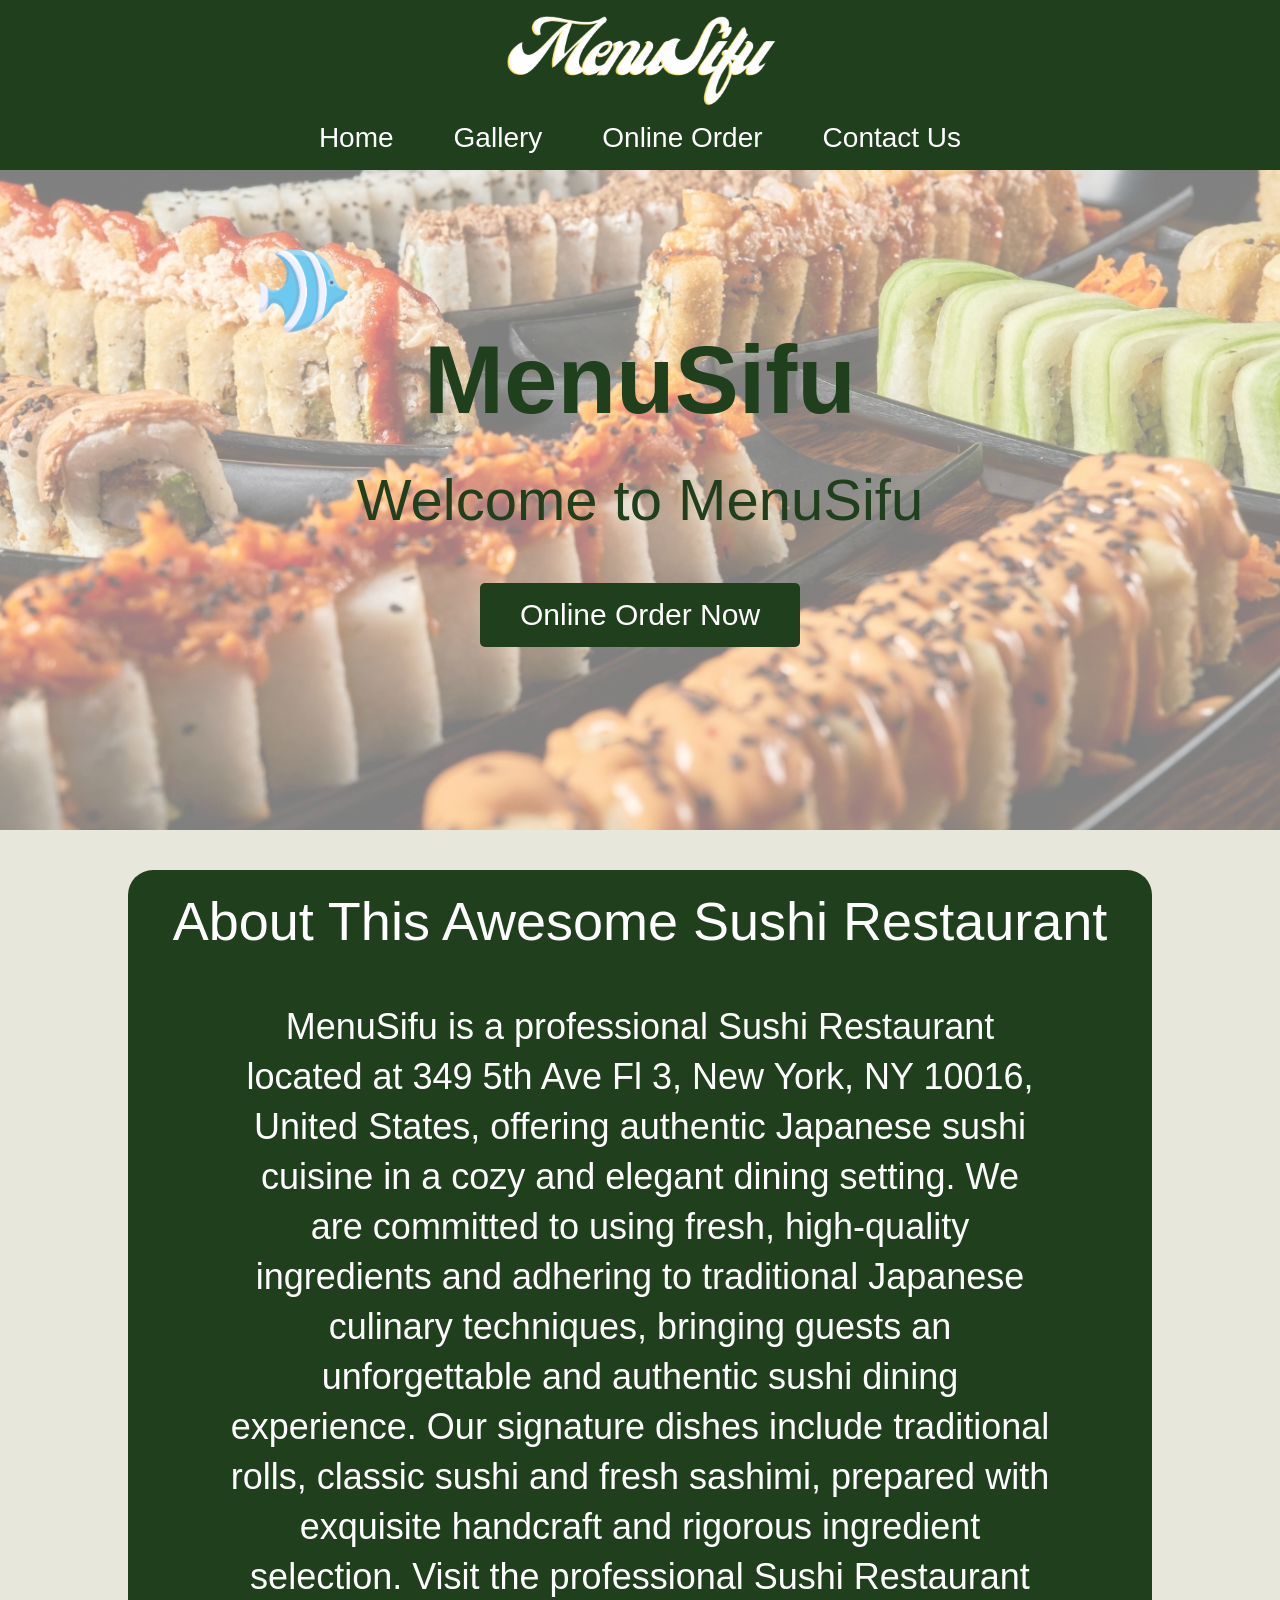
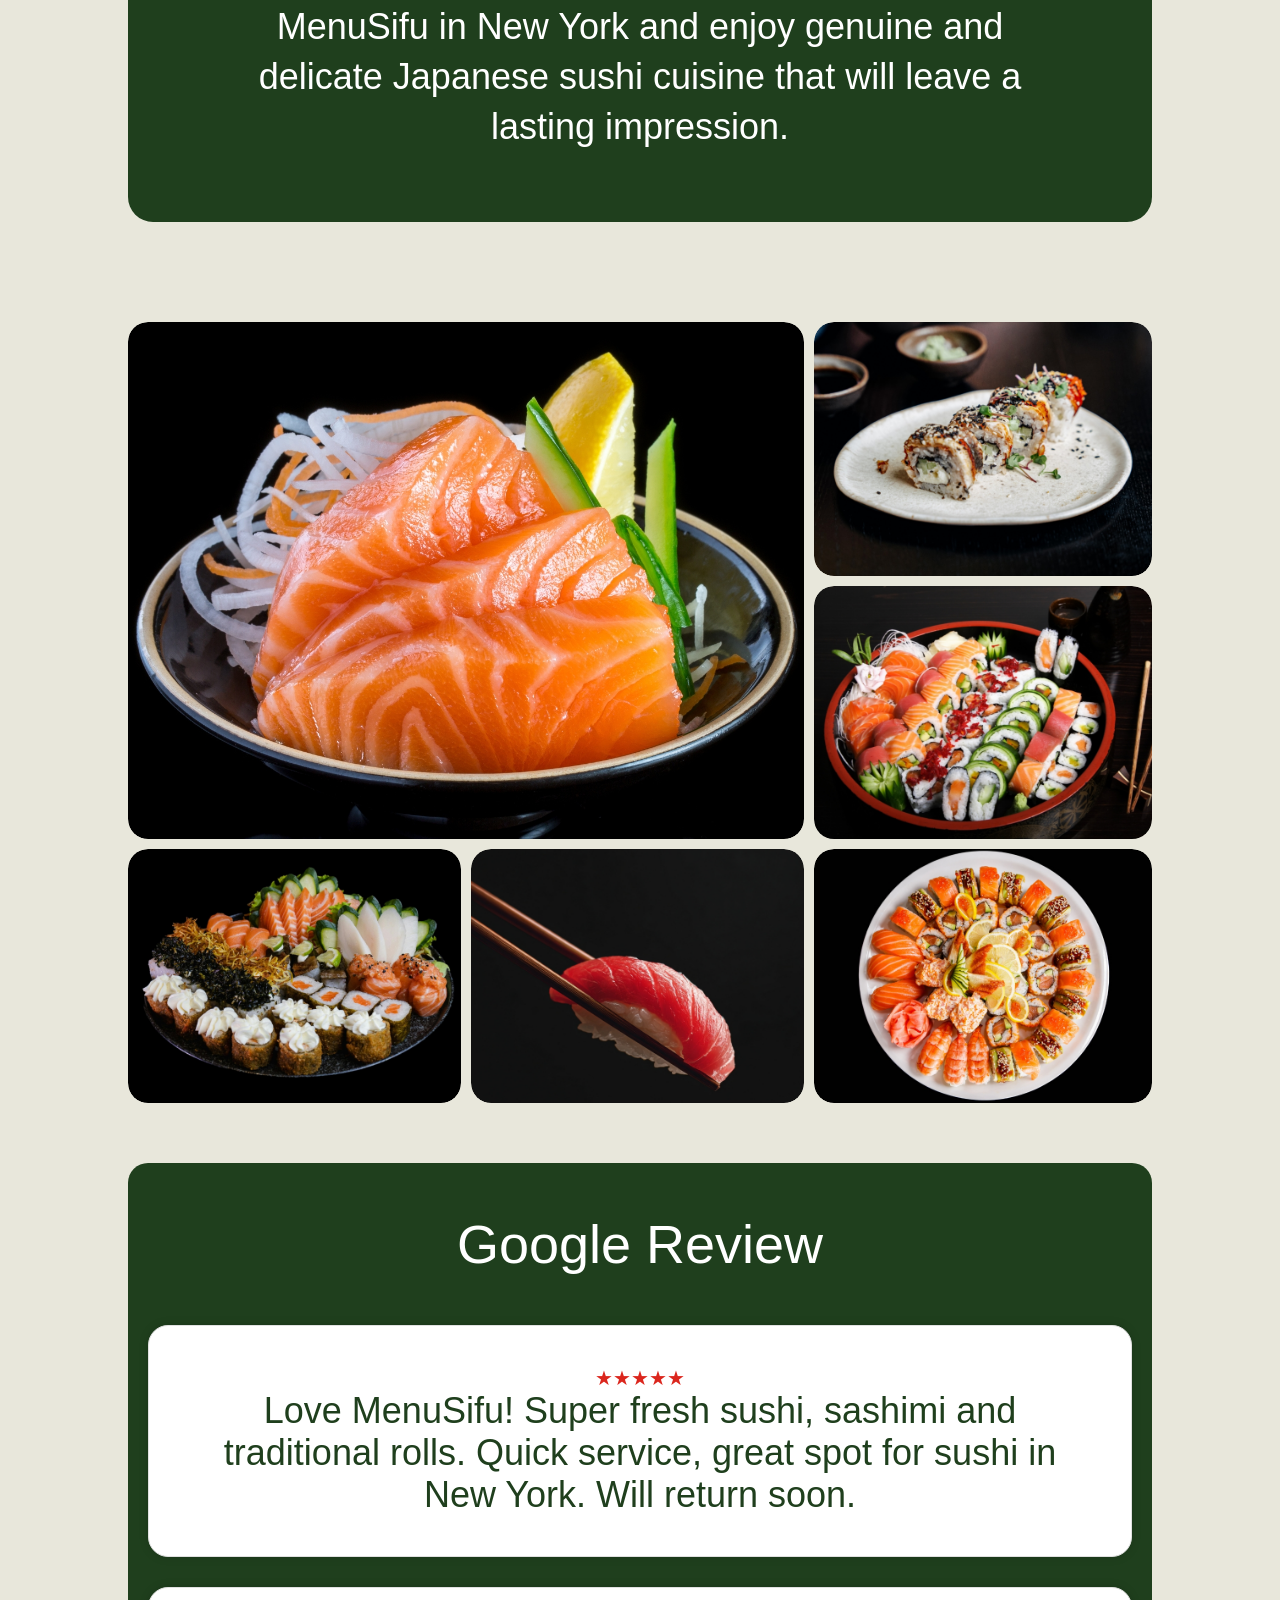
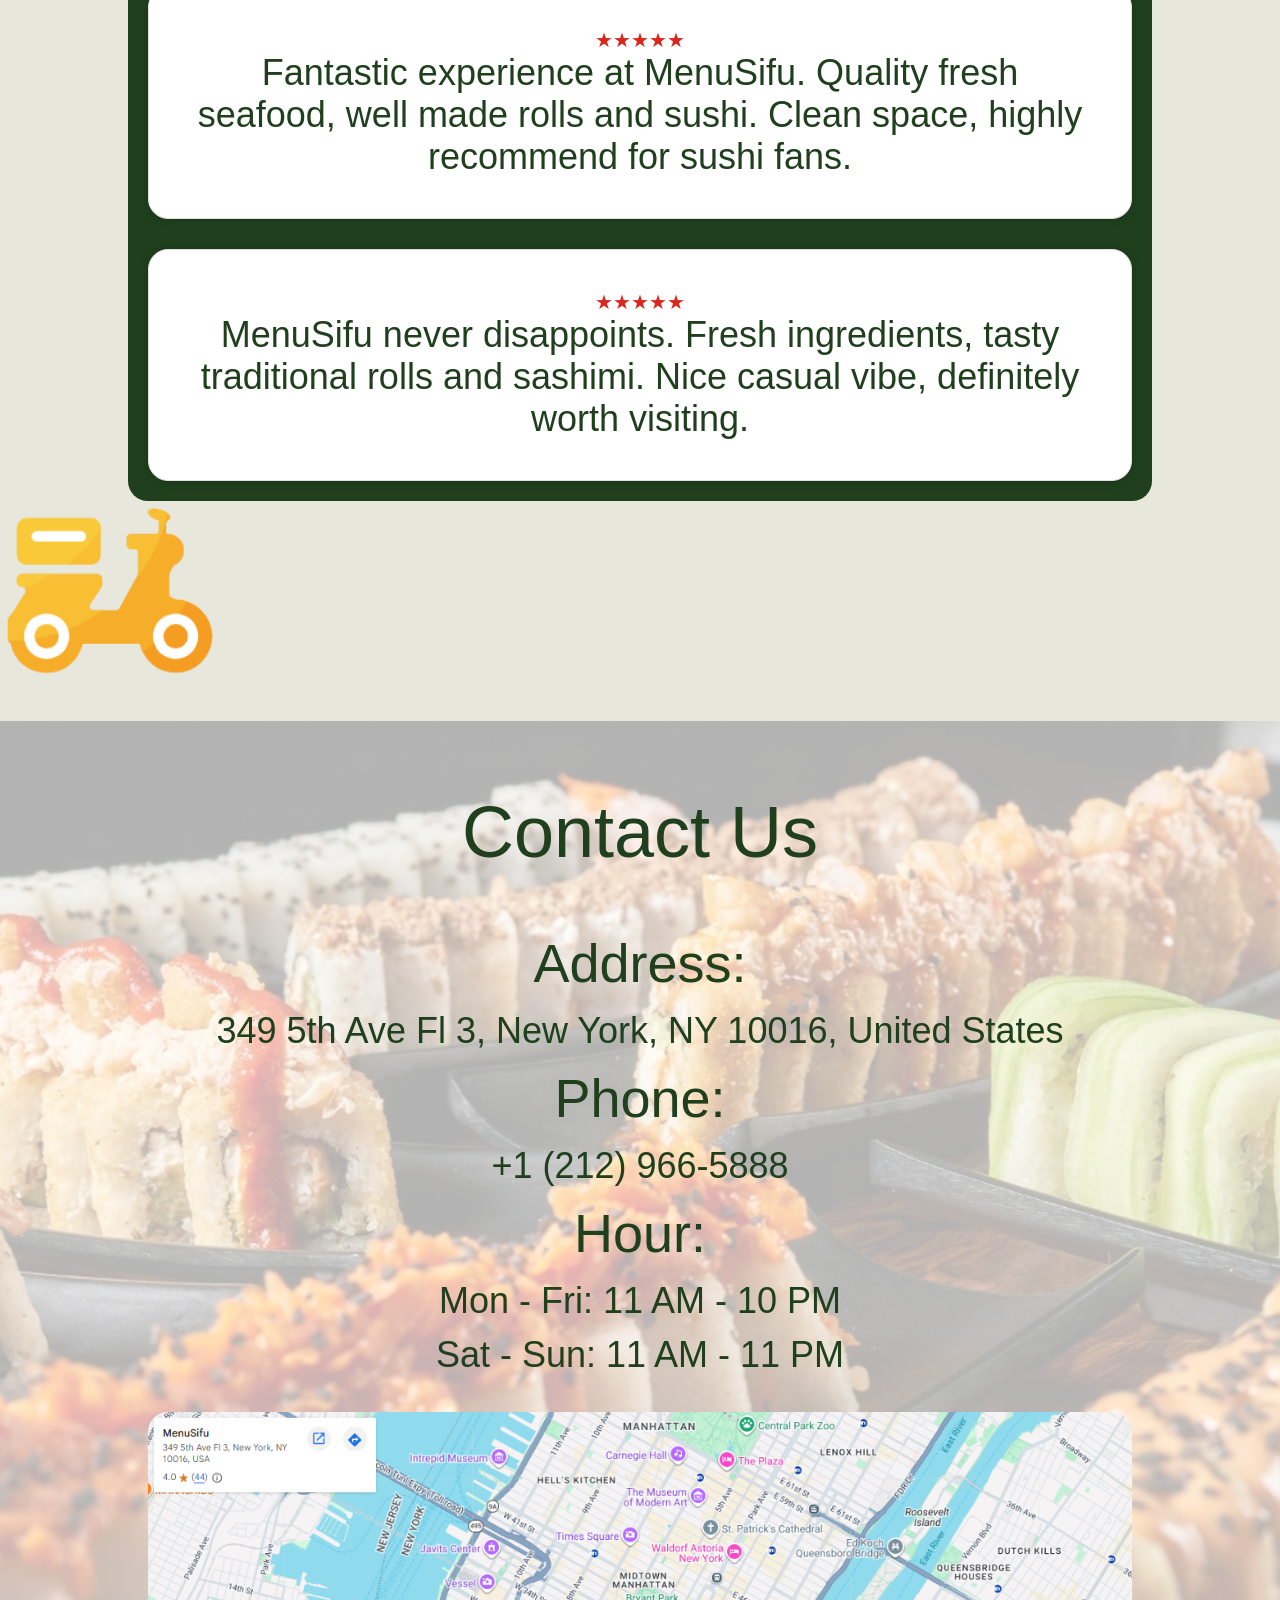
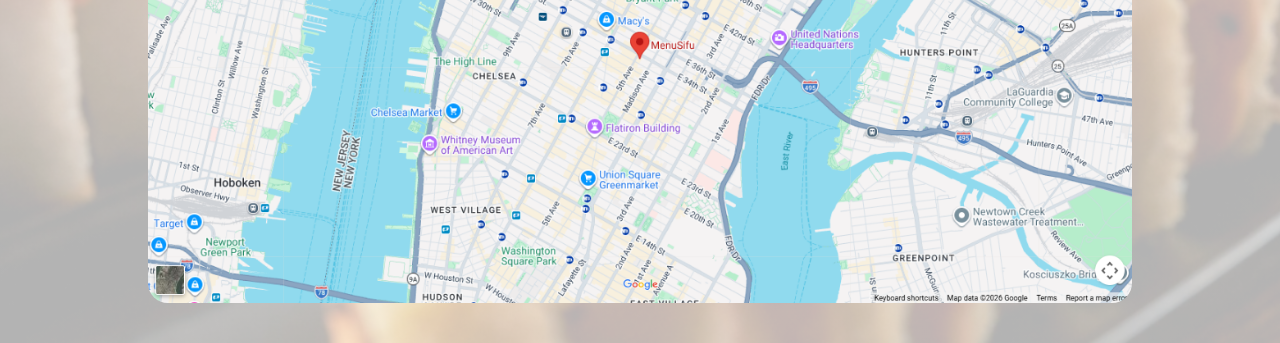
<file: index.html>
<!DOCTYPE html>
<html lang="en">

<head>
    <meta charset="UTF-8">
    <meta name="viewport" content="width=device-width, initial-scale=1.0">
    <title>MenuSifu - Authentic Japanese Sushi Restaurant in New York | Order Online</title>
    <meta name="description" content="MenuSifu is a professional Japanese sushi restaurant at 349 5th Ave, New York, NY 10016. Enjoy fresh sushi, sashimi and traditional rolls in a cozy setting. Order online or visit us today!">
    <meta name="keywords" content="sushi restaurant New York, Japanese sushi NYC, MenuSifu, fresh sashimi, traditional sushi rolls, online sushi order, best sushi Manhattan">
    <meta name="author" content="MenuSifu">
    <meta name="robots" content="index, follow, max-image-preview:large">
    <meta name="theme-color" content="#DB261D">
    <link rel="canonical" href="https://sifumenu.huoban.men/">
    <link rel="icon" href="./favicon.png" type="image/png">
    <link rel="shortcut icon" href="./favicon.png" type="image/png">
    <link rel="apple-touch-icon" href="./favicon.png">
    <meta property="og:type" content="website">
    <meta property="og:site_name" content="MenuSifu">
    <meta property="og:title" content="MenuSifu - Authentic Japanese Sushi Restaurant in New York">
    <meta property="og:description" content="Fresh sushi, sashimi and traditional rolls in New York. Order online or visit us at 349 5th Ave, NY 10016.">
    <meta property="og:url" content="https://sifumenu.huoban.men/">
    <meta property="og:image" content="https://sifumenu.huoban.men/images/11.png">
    <meta property="og:image:alt" content="MenuSifu sushi restaurant logo">
    <meta property="og:locale" content="en_US">
    <meta name="twitter:card" content="summary_large_image">
    <meta name="twitter:title" content="MenuSifu - Authentic Japanese Sushi Restaurant in New York">
    <meta name="twitter:description" content="Fresh sushi, sashimi and traditional rolls in New York. Order online or visit us at 349 5th Ave, NY 10016.">
    <meta name="twitter:image" content="https://sifumenu.huoban.men/images/11.png">
    <link rel="stylesheet" href="./home-w.css">

    <!-- ============ 本地化 / GEO 优化 ============ -->
    <meta name="geo.region" content="US-NY">
    <meta name="geo.placename" content="New York">
    <meta name="geo.position" content="40.7484;-73.9847">
    <meta name="ICBM" content="40.7484, -73.9847">
    <meta name="rating" content="5">

    <!-- ============ 结构化数据 JSON-LD（富媒体搜索结果 + GEO/LLM 友好） ============ -->
    <script type="application/ld+json">
    {
      "@context": "https://schema.org",
      "@type": "Restaurant",
      "name": "MenuSifu",
      "url": "https://sifumenu.huoban.men/",
      "image": "https://sifumenu.huoban.men/images/11.png",
      "logo": "https://sifumenu.huoban.men/images/11.png",
      "telephone": "+1 (212) 966-5888",
      "priceRange": "$$",
      "servesCuisine": ["Japanese", "Sushi"],
      "address": {
        "@type": "PostalAddress",
        "streetAddress": "349 5th Ave Fl 3",
        "addressLocality": "New York",
        "addressRegion": "NY",
        "postalCode": "10016",
        "addressCountry": "US"
      },
      "geo": {
        "@type": "GeoCoordinates",
        "latitude": 40.7484,
        "longitude": -73.9847
      },
      "openingHoursSpecification": [
        {
          "@type": "OpeningHoursSpecification",
          "dayOfWeek": ["Monday", "Tuesday", "Wednesday", "Thursday", "Friday"],
          "opens": "11:00",
          "closes": "22:00"
        },
        {
          "@type": "OpeningHoursSpecification",
          "dayOfWeek": ["Saturday", "Sunday"],
          "opens": "11:00",
          "closes": "23:00"
        }
      ],
      "acceptsReservations": true
    }
    </script>
    <!-- BEGIN:ANALYTICS -->
    <!-- Google Tag Manager -->
    <script>(function(w,d,s,l,i){w[l]=w[l]||[];w[l].push({'gtm.start':new Date().getTime(),event:'gtm.js'});var f=d.getElementsByTagName(s)[0],j=d.createElement(s),dl=l!='dataLayer'?'&l='+l:'';j.async=true;j.src='https://www.googletagmanager.com/gtm.js?id='+i+dl;f.parentNode.insertBefore(j,f);})(window,document,'script','dataLayer','GTM-5XLP7LML');</script>
    <!-- End Google Tag Manager -->
    <link rel="preconnect" href="https://www.googletagmanager.com">
    <!-- END:ANALYTICS -->
</head>

<body>
    <!-- BEGIN:GTM-NOSCRIPT -->
    <noscript><iframe src="https://www.googletagmanager.com/ns.html?id=GTM-5XLP7LML" height="0" width="0" style="display:none;visibility:hidden"></iframe></noscript>
    <!-- END:GTM-NOSCRIPT -->
    


            <div class="head-top">
        <img class="logo" src="./images/11.png" alt="MenuSifu">
        <button class="nav-toggle" type="button" aria-label="打开菜单" aria-expanded="false"
            aria-controls="nav-menu">☰</button>
        <nav class="menu1" id="nav-menu">
            <ul>
                <li>
                    <a href="./index.html">Home</a>
                    <a href="./Gallery-W.html">Gallery</a>
                    <a href="./index.html#online-order">Online Order</a>
                    <a href="./Contact-Us.html">Contact Us</a>
                </li>
            </ul>
        </nav>
    </div>
    <div>
        <div class="main" id="online-order">
            <div>
                <h1>MenuSifu</h1>
                <h2>Welcome to MenuSifu</h2>
                <div class="button">
                    <button>Online Order Now</button>
                </div>
            </div>
        </div>
    </div>
    <img id="fish" src="/Fish.png" alt="fish">
    <div>
        <div class="about">
            <h2>About This Awesome Sushi Restaurant</h2>
            <div class="about1">
                <p>MenuSifu is a professional Sushi Restaurant located at 349 5th Ave Fl 3, New York, NY 10016, United
                    States, offering authentic Japanese sushi cuisine in a cozy and elegant dining setting. We are
                    committed to using fresh, high-quality ingredients and adhering to traditional Japanese culinary
                    techniques, bringing guests an unforgettable and authentic sushi dining experience. Our signature
                    dishes include traditional rolls, classic sushi and fresh sashimi, prepared with exquisite handcraft
                    and rigorous ingredient selection. Visit the professional Sushi Restaurant MenuSifu in New York and
                    enjoy genuine and delicate Japanese sushi cuisine that will leave a lasting impression.</p>
            </div>
        </div>
    </div>
    <div>
        <div class="gallery">
            <div class="gallery1">
                <div class="gallery11">
                    <div class="zoom">
                        <img src="./images/1.jpg" alt="Fresh sushi platter at MenuSifu" loading="lazy">
                    </div>
                </div>
                <div class="gallery12">
                    <div class="zoom">
                        <img src="./images/2.jpg" alt="MenuSifu sushi selection" loading="lazy">
                    </div>
                    <div class="zoom">
                        <img src="./images/3.jpg" alt="Traditional sushi rolls" loading="lazy">
                    </div>
                </div>
            </div>
            <div class="gallery2">
                <div class="zoom">
                    <img src="./images/4.jpg" alt="Chef's signature sushi roll" loading="lazy">
                </div>
                <div class="zoom">
                    <img src="./images/6.jpg" alt="Sushi combo set at MenuSifu" loading="lazy">
                </div>
                <div class="zoom">
                    <img src="./images/5.jpg" alt="Hand pressed nigiri sushi" loading="lazy">
                </div>
            </div>
        </div>
    </div>
    <div>
        <div class="review">
            <div>
                <h3>Google Review</h3>
            </div>
            <div class="review1">
                <div class="review-item">
                    <p role="img" aria-label="5 out of 5 stars" style="color:#DB261D;font-size:20px;">★★★★★</p>
                    <p>Love MenuSifu! Super fresh sushi, sashimi and traditional rolls. Quick service, great spot
                        for sushi in New York. Will return soon.</p>
                </div>
                <div class="review-item">
                    <p role="img" aria-label="5 out of 5 stars" style="color:#DB261D;font-size:20px;">★★★★★</p>
                    <p>Fantastic experience at MenuSifu. Quality fresh seafood, well made rolls and sushi. Clean
                        space, highly recommend for sushi fans.</p>
                </div>
                <div class="review-item">
                    <p role="img" aria-label="5 out of 5 stars" style="color:#DB261D;font-size:20px;">★★★★★</p>
                    <p>MenuSifu never disappoints. Fresh ingredients, tasty traditional rolls and sashimi. Nice
                        casual vibe, definitely worth visiting.</p>
                </div>
            </div>
        </div>
    </div>
    <div class="delivery-track">
        <img id="car" src="/Delivery.png" alt="delivery">
    </div>
    <div>
        <div class="bottom">
            <h3>Contact Us</h3>
            <div>
                <div class="info">
                    <h4>Address: </h4>
                    <a href="https://maps.app.goo.gl/Rkd4TAYPFfFcc42U8">349 5th Ave Fl 3, New York, NY 10016, United
                        States</a>
                    <h4>Phone: </h4>
                    <a href="tel:+12129665888">+1 (212) 966-5888</a>
                    <h4>Hour: </h4>
                    <p>Mon - Fri: 11 AM - 10 PM</p>
                    <p>Sat - Sun: 11 AM - 11 PM</p>
                </div>
                <img src="./images/map.png" alt="MenuSifu location map">
            </div>
        </div>
    </div>
    </div>
    <script>
        (function () {
            "use strict";

            var fish = document.getElementById("fish");

            // 鱼的尺寸：图片加载完再量真实大小，撞墙才准
            var FISH_W = 90, FISH_H = 60;
            fish.addEventListener("load", function () {
                FISH_W = fish.offsetWidth;
                FISH_H = fish.offsetHeight;
            });

            // ===== 第 3 步：位置和速度 =====
            var pos = { x: 60, y: 200 };   // 现在在哪
            var vel = { x: 2, y: 0.5 };  // 每帧移动多少 px（正负=方向，大小=快慢）
            var facing = 1;                // 1=不翻（图默认头朝左，往左游用它），-1=镜像（往右游用它）

            // ===== 第 4 步：撞墙转身 =====
            function bounce(w, h) {
                if (pos.x <= 0) { pos.x = 0; vel.x = Math.abs(vel.x); }
                else if (pos.x + FISH_W >= w) { pos.x = w - FISH_W; vel.x = -Math.abs(vel.x); }
                if (pos.y <= 0) { pos.y = 0; vel.y = Math.abs(vel.y); }
                else if (pos.y + FISH_H >= h) { pos.y = h - FISH_H; vel.y = -Math.abs(vel.y); }
            }

            // ===== 第 6 步：每帧循环 =====
            function frame() {
                var w = window.innerWidth, h = window.innerHeight;

                pos.x += vel.x;   // 第 3 步：移动
                pos.y += vel.y;
                bounce(w, h);     // 第 4 步：撞墙反弹

                // 第 5 步：头朝前进方向（图默认头朝左）
                var want = vel.x <= 0 ? 1 : -1;   // 往左游→不翻(1)，往右游→镜像(-1)
                if (want !== facing) facing = want;

                fish.style.transform =
                    "translate(" + pos.x + "px," + pos.y + "px) scaleX(" + facing + ")";

                requestAnimationFrame(frame);   // 第 6 步：预约下一帧
            }
            requestAnimationFrame(frame);     // 第一次点火
        })();
    </script>


    <script>
        (function () {
            var toggle = document.querySelector('.nav-toggle');
            var menu = document.getElementById('nav-menu');

            function setMenu(open) {
                menu.classList.toggle('show', open);
                toggle.setAttribute('aria-expanded', String(open));
                toggle.setAttribute('aria-label', open ? '关闭菜单' : '打开菜单');
                toggle.textContent = open ? '✕' : '☰';
            }

            toggle.addEventListener('click', function () {
                setMenu(!menu.classList.contains('show'));
            });

            // 点击菜单项后自动收起
            menu.querySelectorAll('a').forEach(function (link) {
                link.addEventListener('click', function () {
                    setMenu(false);
                });
            });

            // 从移动端放大回桌面端时复位
            window.addEventListener('resize', function () {
                if (window.innerWidth > 768) setMenu(false);
            });
        })();
    </script>

</body>

</html>
</file>
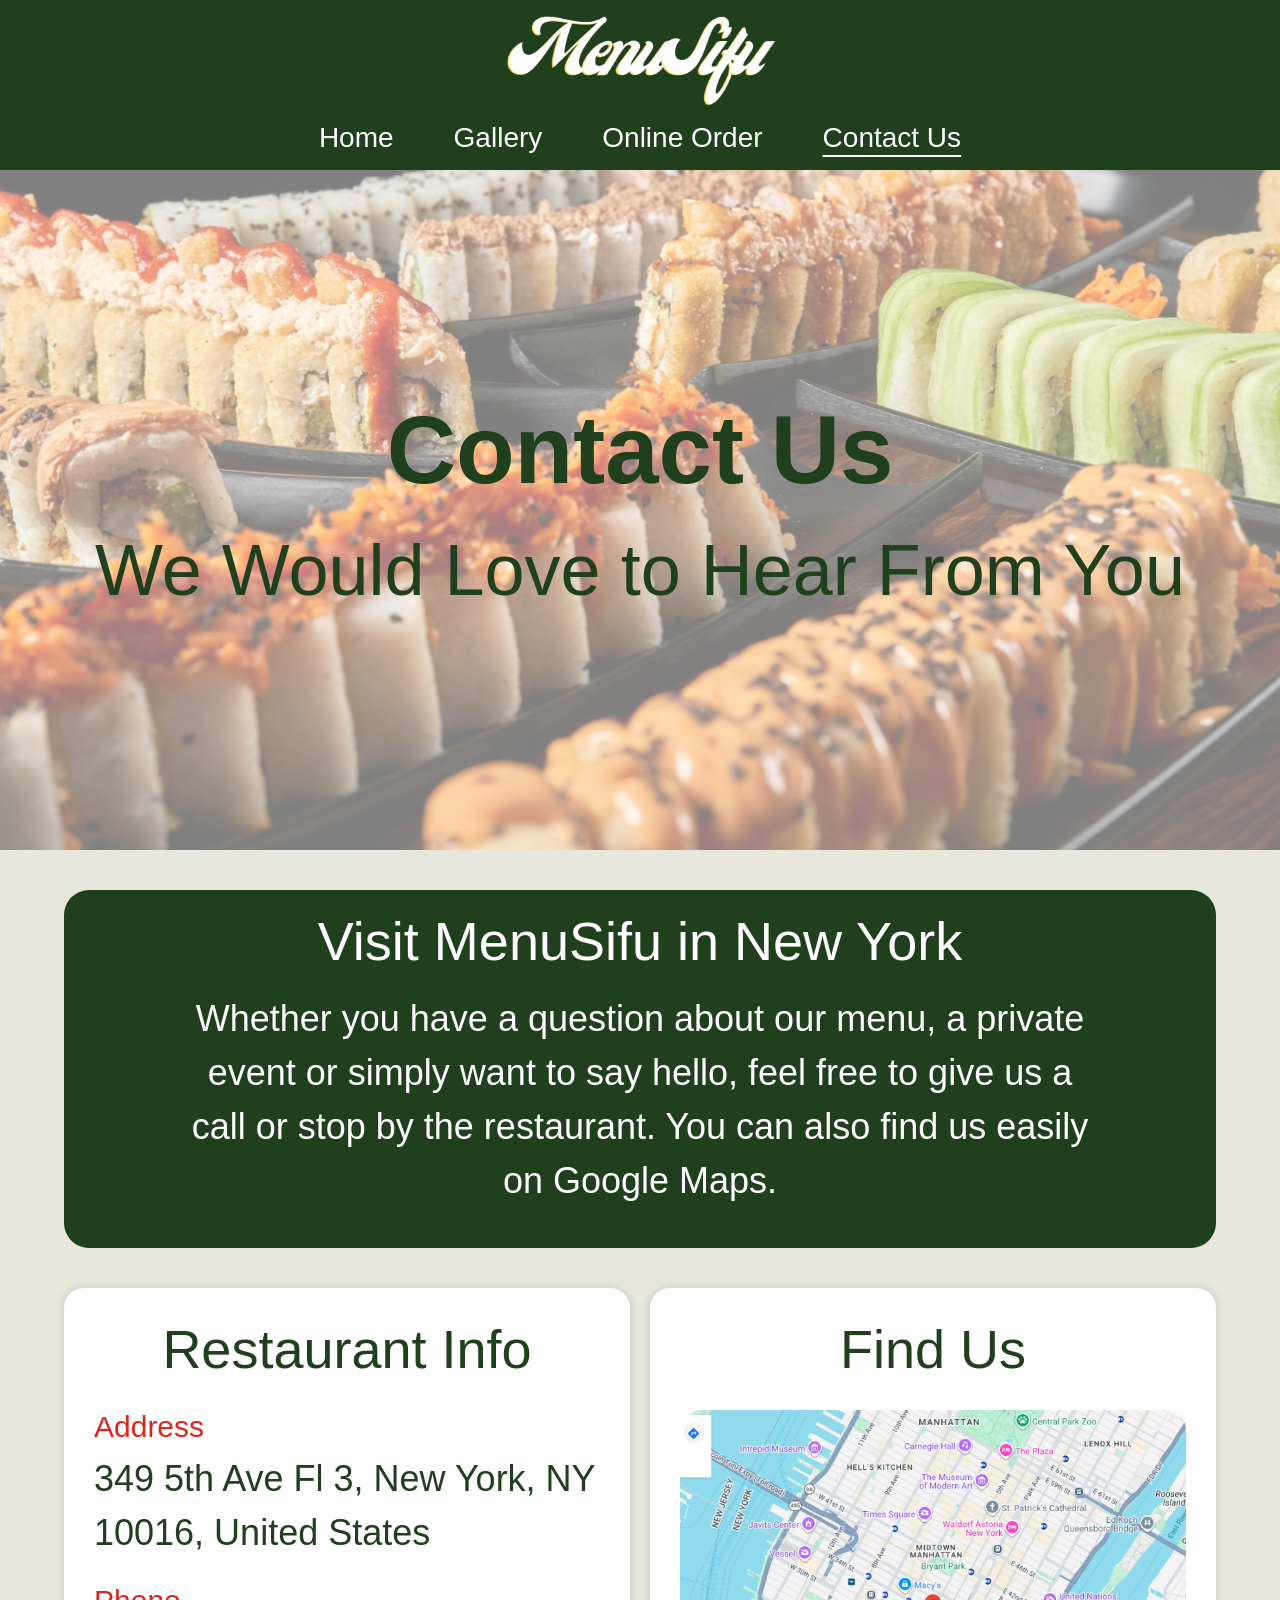
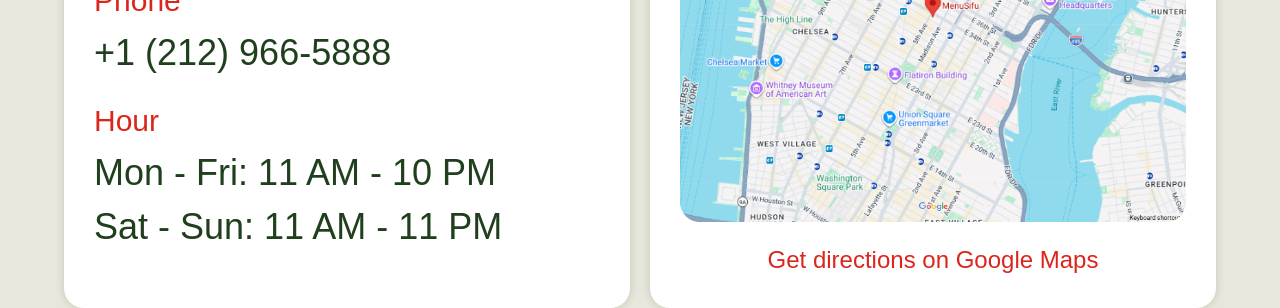
<file: Contact-Us.html>
<!DOCTYPE html>
<html lang="en">

<head>
    <meta charset="UTF-8">
    <meta name="viewport" content="width=device-width, initial-scale=1.0">
    <title>Contact Us - MenuSifu</title>
    <meta name="description" content="Contact MenuSifu, a Japanese sushi restaurant at 349 5th Ave, New York, NY 10016. Call +1 (212) 966-5888 or find us on Google Maps. Open daily 11 AM.">
    <meta name="keywords" content="MenuSifu contact, sushi restaurant New York address, NYC sushi phone, 349 5th Ave restaurant">
    <meta name="author" content="MenuSifu">
    <meta name="robots" content="index, follow">
    <link rel="canonical" href="https://sifumenu.huoban.men/Contact-Us.html">
    <link rel="icon" href="./favicon.png" type="image/png">
    <link rel="shortcut icon" href="./favicon.png" type="image/png">
    <link rel="apple-touch-icon" href="./favicon.png">
    <meta property="og:type" content="website">
    <meta property="og:title" content="Contact Us - MenuSifu">
    <meta property="og:description" content="Call MenuSifu at +1 (212) 966-5888 or visit 349 5th Ave, New York. Open daily from 11 AM.">
    <meta property="og:url" content="https://sifumenu.huoban.men/Contact-Us.html">
    <meta property="og:image" content="https://sifumenu.huoban.men/images/map.png">
    <meta property="og:locale" content="en_US">
    <meta name="twitter:card" content="summary_large_image">
    <meta name="twitter:title" content="Contact Us - MenuSifu">
    <meta name="twitter:description" content="Call MenuSifu at +1 (212) 966-5888 or visit 349 5th Ave, New York. Open daily from 11 AM.">
    <meta name="twitter:image" content="https://sifumenu.huoban.men/images/map.png">
    <link rel="stylesheet" href="./common-w.css">
    <link rel="stylesheet" href="./contact-w.css">
    <!-- BEGIN:ANALYTICS -->
    <!-- Google Tag Manager -->
    <script>(function(w,d,s,l,i){w[l]=w[l]||[];w[l].push({'gtm.start':new Date().getTime(),event:'gtm.js'});var f=d.getElementsByTagName(s)[0],j=d.createElement(s),dl=l!='dataLayer'?'&l='+l:'';j.async=true;j.src='https://www.googletagmanager.com/gtm.js?id='+i+dl;f.parentNode.insertBefore(j,f);})(window,document,'script','dataLayer','GTM-5XLP7LML');</script>
    <!-- End Google Tag Manager -->
    <link rel="preconnect" href="https://www.googletagmanager.com">
    <!-- END:ANALYTICS -->
</head>

<body>
    <!-- BEGIN:GTM-NOSCRIPT -->
    <noscript><iframe src="https://www.googletagmanager.com/ns.html?id=GTM-5XLP7LML" height="0" width="0" style="display:none;visibility:hidden"></iframe></noscript>
    <!-- END:GTM-NOSCRIPT -->
        <div class="head-top">
        <img class="logo" src="./images/11.png" alt="MenuSifu Logo">
        <button class="nav-toggle" type="button" aria-label="打开菜单" aria-expanded="false"
            aria-controls="nav-menu">☰</button>
        <nav class="menu1" id="nav-menu">
            <ul>
                <li>
                    <a href="./index.html">Home</a>
                    <a href="./Gallery-W.html">Gallery</a>
                    <a href="./index.html#online-order">Online Order</a>
                    <a class="active" href="./Contact-Us.html">Contact Us</a>
                </li>
            </ul>
        </nav>
    </div>

    <div>
        <div class="page-main">
            <div>
                <h1>Contact Us</h1>
                <h2>We Would Love to Hear From You</h2>
            </div>
        </div>
    </div>

    <div>
        <div class="contact-bar">
            <h2>Visit MenuSifu in New York</h2>
            <p>Whether you have a question about our menu, a private event or simply want to say hello, feel free to
                give us a call or stop by the restaurant. You can also find us easily on Google Maps.</p>
        </div>
    </div>

    <div>
        <div class="contact-main">
            <!-- 左侧：门店信息 -->
            <div class="contact-card">
                <h3>Restaurant Info</h3>
                <div class="row">
                    <h4>Address</h4>
                    <a href="https://maps.app.goo.gl/Rkd4TAYPFfFcc42U8">349 5th Ave Fl 3, New York, NY 10016, United
                        States</a>
                </div>
                <div class="row">
                    <h4>Phone</h4>
                    <a href="tel:+12129665888">+1 (212) 966-5888</a>
                </div>
                <div class="row">
                    <h4>Hour</h4>
                    <p>Mon - Fri: 11 AM - 10 PM</p>
                    <p>Sat - Sun: 11 AM - 11 PM</p>
                </div>
            </div>

            <!-- 右侧：门店位置地图 -->
            <div class="contact-card contact-map">
                <h3>Find Us</h3>
                <a href="https://maps.app.goo.gl/Rkd4TAYPFfFcc42U8" target="_blank" rel="noopener">
                    <img src="./images/map.png" alt="MenuSifu location map">
                </a>
                <p>Get directions on Google Maps</p>
            </div>
        </div>
    </div>

    <script>
        (function () {
            var toggle = document.querySelector('.nav-toggle');
            var menu = document.getElementById('nav-menu');

            function setMenu(open) {
                menu.classList.toggle('show', open);
                toggle.setAttribute('aria-expanded', String(open));
                toggle.setAttribute('aria-label', open ? '关闭菜单' : '打开菜单');
                toggle.textContent = open ? '✕' : '☰';
            }

            toggle.addEventListener('click', function () {
                setMenu(!menu.classList.contains('show'));
            });

            menu.querySelectorAll('a').forEach(function (link) {
                link.addEventListener('click', function () {
                    setMenu(false);
                });
            });

            window.addEventListener('resize', function () {
                if (window.innerWidth > 768) setMenu(false);
            });
        })();

    </script>

</body>

</html>
</file>
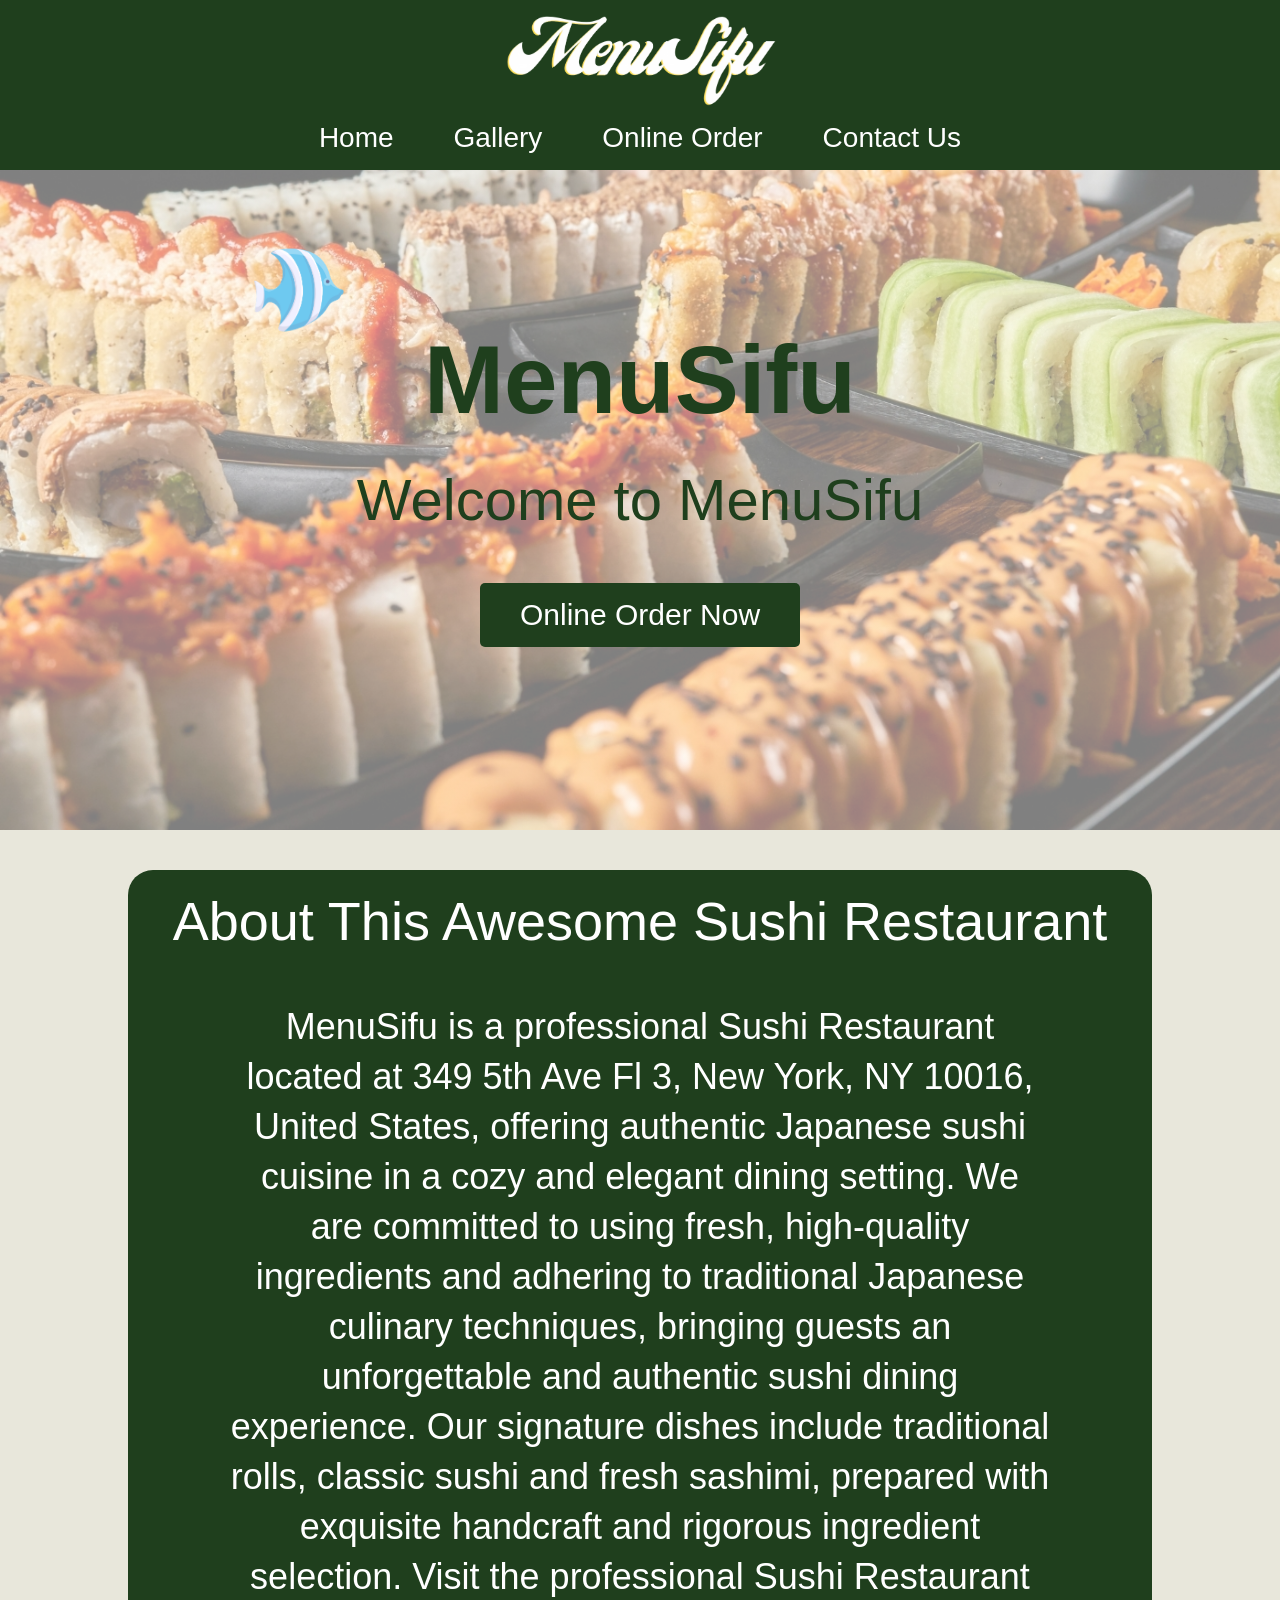
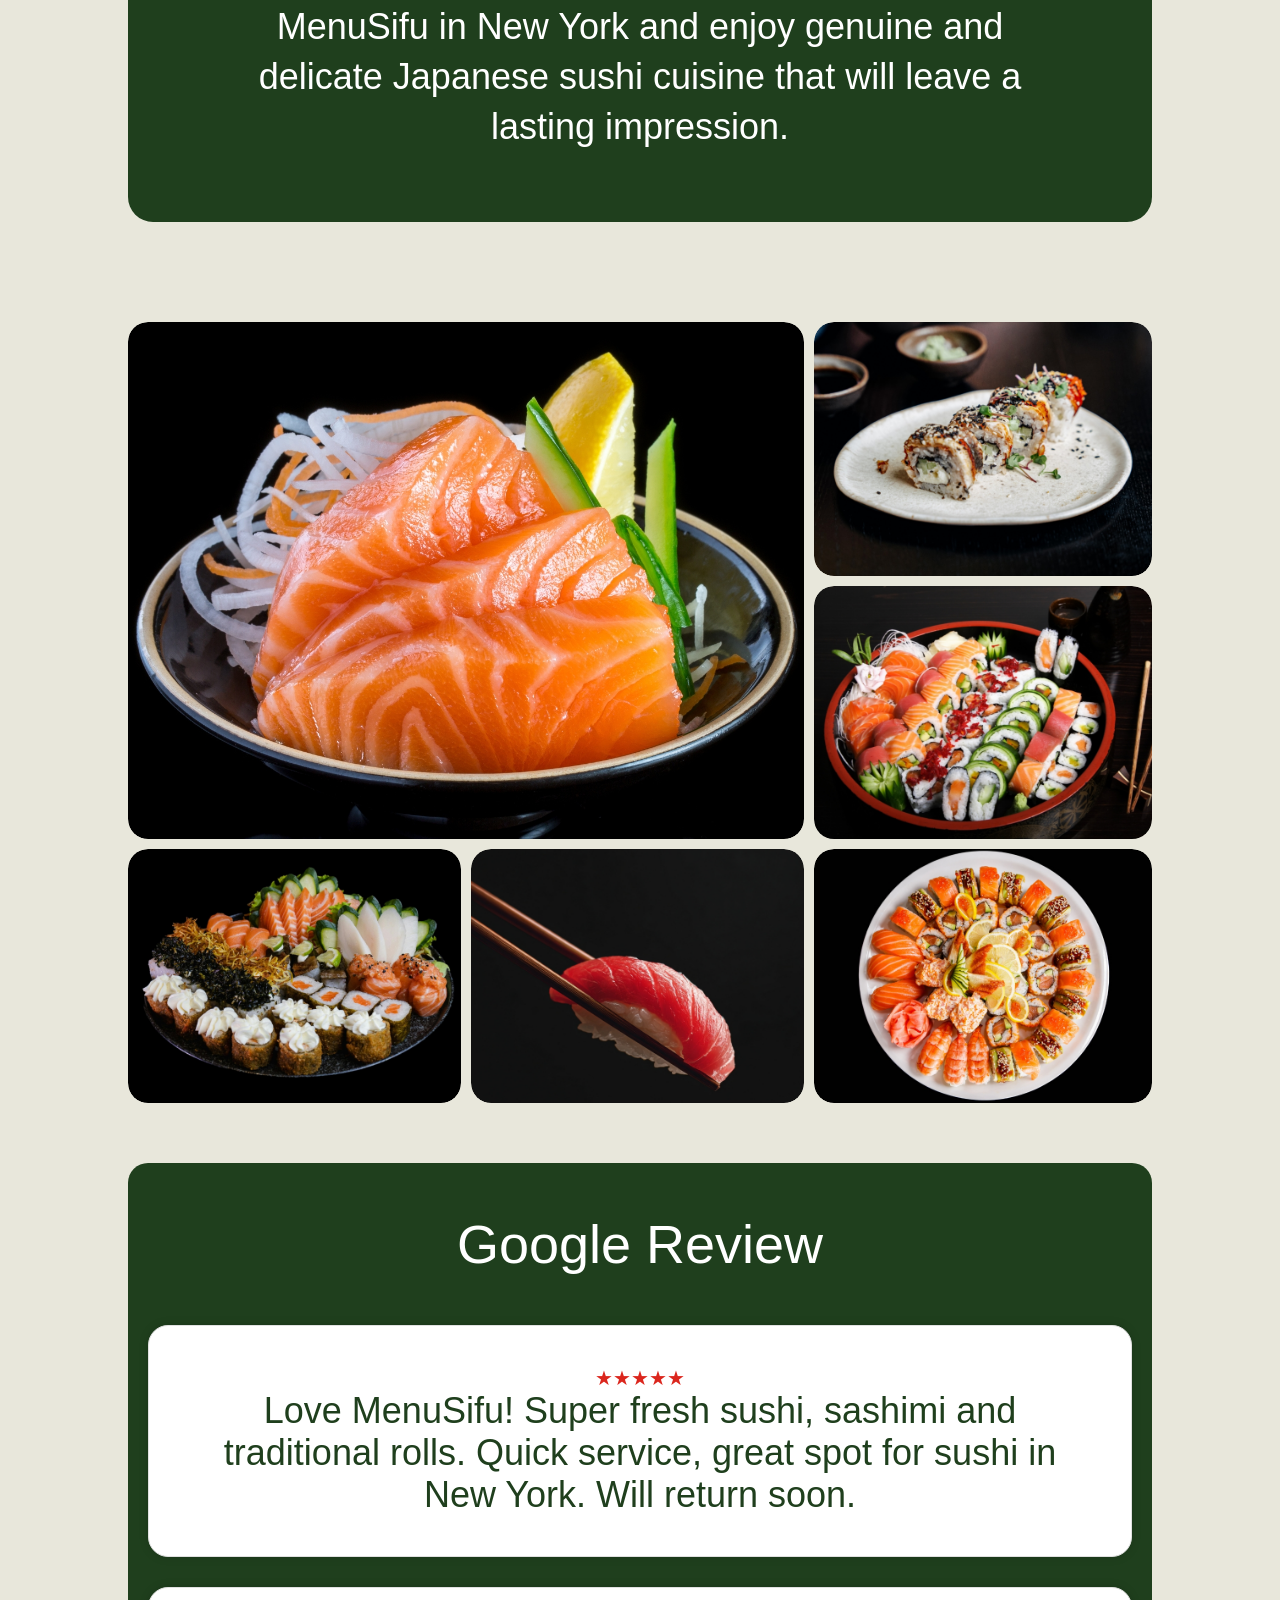
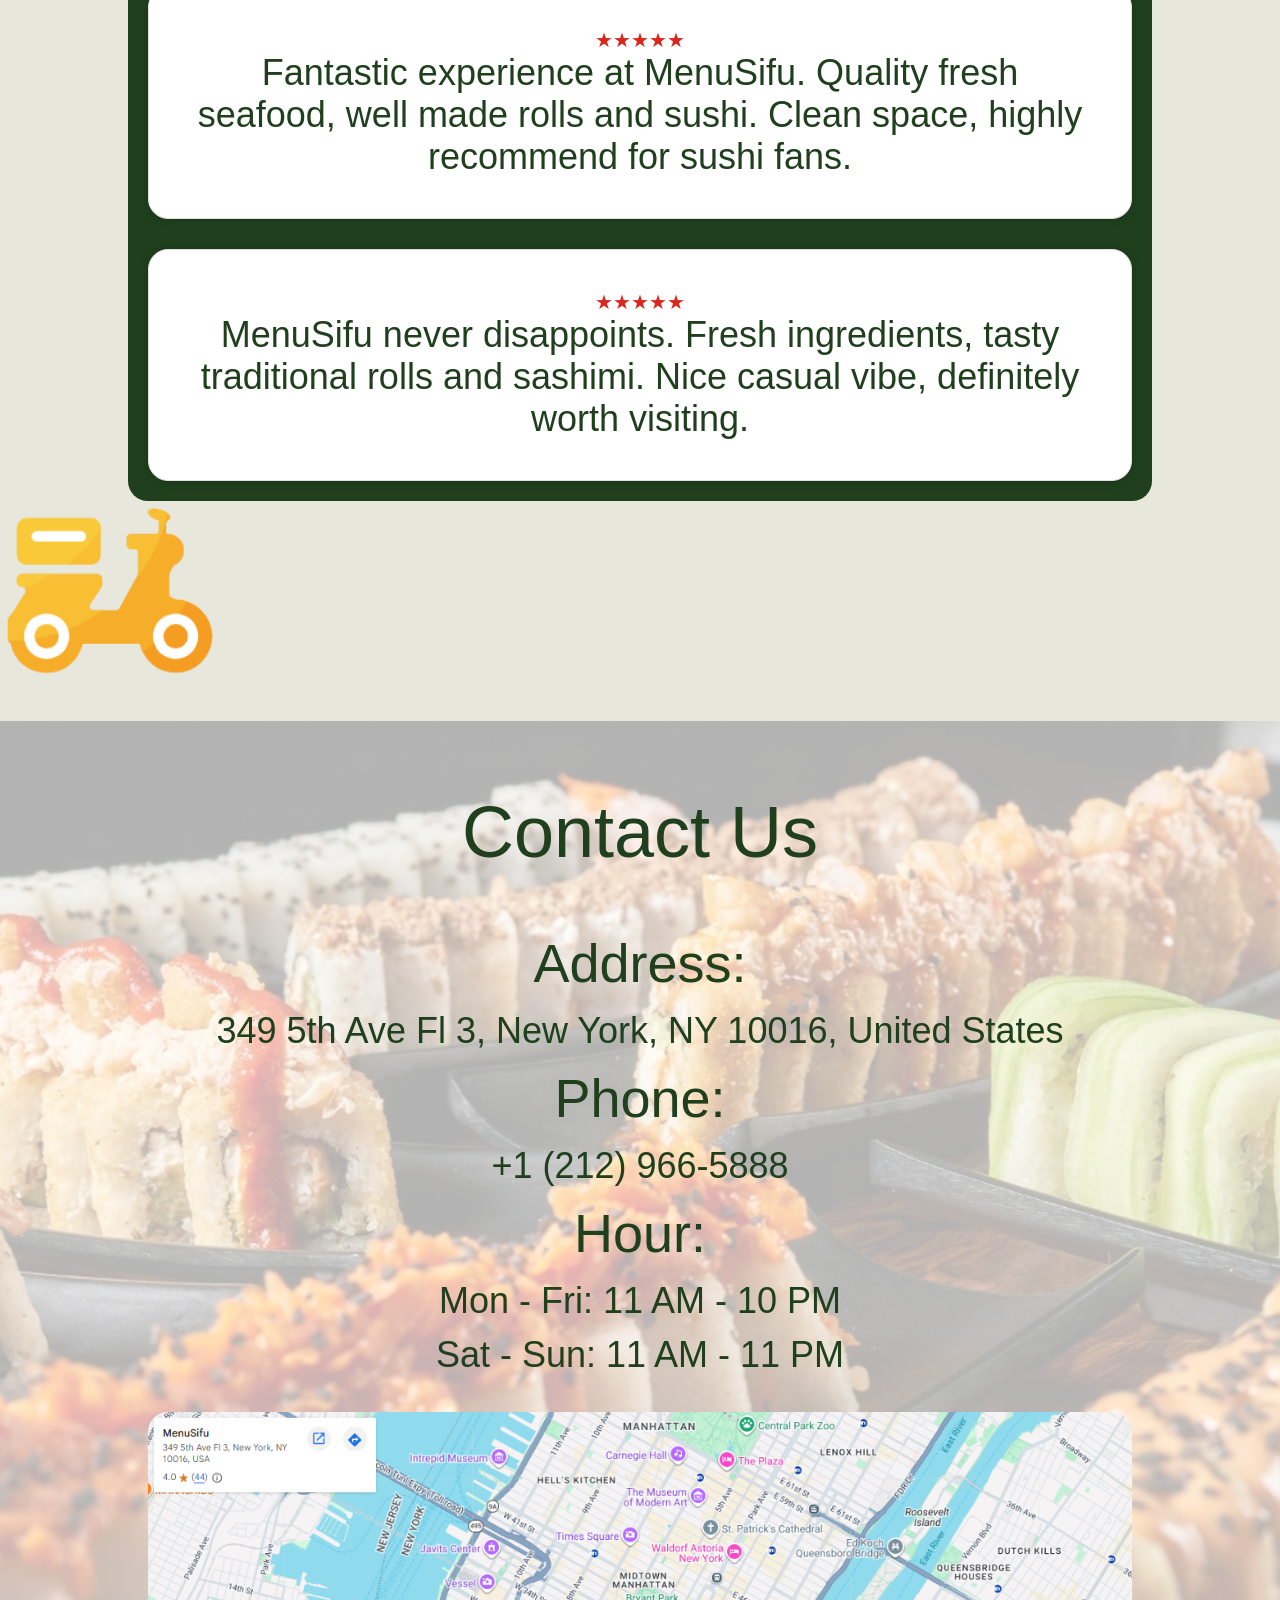
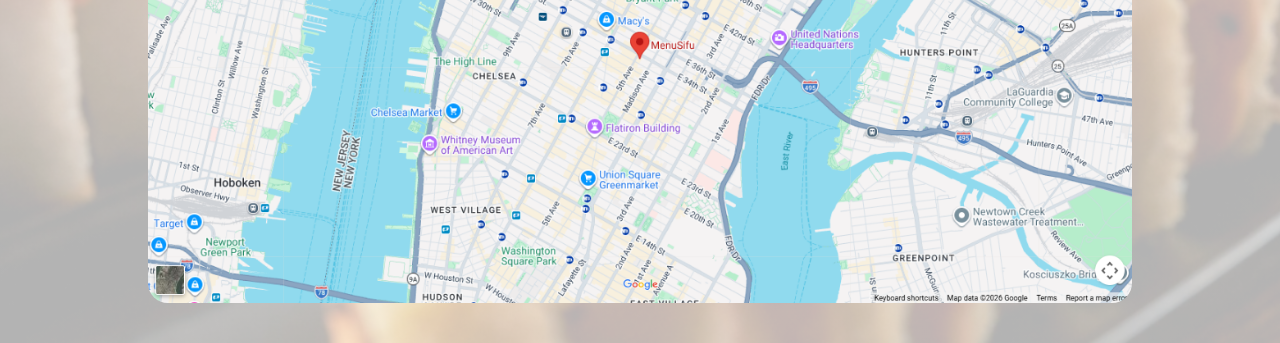
<file: demo.html>
<!DOCTYPE html>
<html lang="en">

<head>
    <meta charset="UTF-8">
    <meta name="viewport" content="width=device-width, initial-scale=1.0">
    <title>MenuSifu - Authentic Japanese Sushi Restaurant in New York | Order Online</title>
    <meta name="description" content="MenuSifu is a professional Japanese sushi restaurant at 349 5th Ave, New York, NY 10016. Enjoy fresh sushi, sashimi and traditional rolls in a cozy setting. Order online or visit us today!">
    <meta name="keywords" content="sushi restaurant New York, Japanese sushi NYC, MenuSifu, fresh sashimi, traditional sushi rolls, online sushi order, best sushi Manhattan">
    <meta name="author" content="MenuSifu">
    <meta name="robots" content="index, follow, max-image-preview:large">
    <meta name="theme-color" content="#DB261D">
    <link rel="canonical" href="https://www.menusifu.com/">
    <link rel="icon" href="./favicon.png" type="image/png">
    <link rel="shortcut icon" href="./favicon.png" type="image/png">
    <link rel="apple-touch-icon" href="./favicon.png">
    <meta property="og:type" content="website">
    <meta property="og:site_name" content="MenuSifu">
    <meta property="og:title" content="MenuSifu - Authentic Japanese Sushi Restaurant in New York">
    <meta property="og:description" content="Fresh sushi, sashimi and traditional rolls in New York. Order online or visit us at 349 5th Ave, NY 10016.">
    <meta property="og:url" content="https://www.menusifu.com/">
    <meta property="og:image" content="https://www.menusifu.com/images/11.png">
    <meta property="og:image:alt" content="MenuSifu sushi restaurant logo">
    <meta property="og:locale" content="en_US">
    <meta name="twitter:card" content="summary_large_image">
    <meta name="twitter:title" content="MenuSifu - Authentic Japanese Sushi Restaurant in New York">
    <meta name="twitter:description" content="Fresh sushi, sashimi and traditional rolls in New York. Order online or visit us at 349 5th Ave, NY 10016.">
    <meta name="twitter:image" content="https://www.menusifu.com/images/11.png">
    <link rel="stylesheet" href="./home-w.css">
</head>

<body>
    <div class="head-top">
        <img class="logo" src="./images/11.png" alt="MenuSifu">
        <button class="nav-toggle" type="button" aria-label="打开菜单" aria-expanded="false"
            aria-controls="nav-menu">☰</button>
        <nav class="menu1" id="nav-menu">
            <ul>
                <li>
                    <a href="./index.html">Home</a>
                    <a href="./Gallery-W.html">Gallery</a>
                    <a href="./index.html#online-order">Online Order</a>
                    <a href="./Contact-Us.html">Contact Us</a>
                </li>
            </ul>
        </nav>
    </div>
    <div>
        <div class="main" id="online-order">
            <div>
                <h1>MenuSifu</h1>
                <h2>Welcome to MenuSifu</h2>
                <div class="button">
                    <button>Online Order Now</button>
                </div>
            </div>
        </div>
    </div>
    <img id="fish" src="/Fish.png" alt="fish">
    <div>
        <div class="about">
            <h2>About This Awesome Sushi Restaurant</h2>
            <div class="about1">
                <p>MenuSifu is a professional Sushi Restaurant located at 349 5th Ave Fl 3, New York, NY 10016, United
                    States, offering authentic Japanese sushi cuisine in a cozy and elegant dining setting. We are
                    committed to using fresh, high-quality ingredients and adhering to traditional Japanese culinary
                    techniques, bringing guests an unforgettable and authentic sushi dining experience. Our signature
                    dishes include traditional rolls, classic sushi and fresh sashimi, prepared with exquisite handcraft
                    and rigorous ingredient selection. Visit the professional Sushi Restaurant MenuSifu in New York and
                    enjoy genuine and delicate Japanese sushi cuisine that will leave a lasting impression.</p>
            </div>
        </div>
    </div>
    <div>
        <div class="gallery">
            <div class="gallery1">
                <div class="gallery11">
                    <div class="zoom">
                        <img src="./images/1.jpg" alt="Fresh sushi platter at MenuSifu" loading="lazy">
                    </div>
                </div>
                <div class="gallery12">
                    <div class="zoom">
                        <img src="./images/2.jpg" alt="MenuSifu sushi selection" loading="lazy">
                    </div>
                    <div class="zoom">
                        <img src="./images/3.jpg" alt="Traditional sushi rolls" loading="lazy">
                    </div>
                </div>
            </div>
            <div class="gallery2">
                <div class="zoom">
                    <img src="./images/4.jpg" alt="Chef's signature sushi roll" loading="lazy">
                </div>
                <div class="zoom">
                    <img src="./images/6.jpg" alt="Sushi combo set at MenuSifu" loading="lazy">
                </div>
                <div class="zoom">
                    <img src="./images/5.jpg" alt="Hand pressed nigiri sushi" loading="lazy">
                </div>
            </div>
        </div>
    </div>
    <div>
        <div class="review">
            <div>
                <h3>Google Review</h3>
            </div>
            <div class="review1">
                <div class="review-item">
                    <p role="img" aria-label="5 out of 5 stars" style="color:#DB261D;font-size:20px;">★★★★★</p>
                    <p>Love MenuSifu! Super fresh sushi, sashimi and traditional rolls. Quick service, great spot
                        for sushi in New York. Will return soon.</p>
                </div>
                <div class="review-item">
                    <p role="img" aria-label="5 out of 5 stars" style="color:#DB261D;font-size:20px;">★★★★★</p>
                    <p>Fantastic experience at MenuSifu. Quality fresh seafood, well made rolls and sushi. Clean
                        space, highly recommend for sushi fans.</p>
                </div>
                <div class="review-item">
                    <p role="img" aria-label="5 out of 5 stars" style="color:#DB261D;font-size:20px;">★★★★★</p>
                    <p>MenuSifu never disappoints. Fresh ingredients, tasty traditional rolls and sashimi. Nice
                        casual vibe, definitely worth visiting.</p>
                </div>
            </div>
        </div>
    </div>
    <div class="delivery-track">
        <img id="car" src="/Delivery.png" alt="delivery">
    </div>
    <div>
        <div class="bottom">
            <h3>Contact Us</h3>
            <div>
                <div class="info">
                    <h4>Address: </h4>
                    <a href="https://maps.app.goo.gl/Rkd4TAYPFfFcc42U8">349 5th Ave Fl 3, New York, NY 10016, United
                        States</a>
                    <h4>Phone: </h4>
                    <a href="tel:+12129665888">+1 (212) 966-5888</a>
                    <h4>Hour: </h4>
                    <p>Mon - Fri: 11 AM - 10 PM</p>
                    <p>Sat - Sun: 11 AM - 11 PM</p>
                </div>
                <img src="./images/map.png" alt="MenuSifu location map">
            </div>
        </div>
    </div>
    </div>
    <script>
        (function () {
            "use strict";

            var fish = document.getElementById("fish");

            // 鱼的尺寸：图片加载完再量真实大小，撞墙才准
            var FISH_W = 90, FISH_H = 60;
            fish.addEventListener("load", function () {
                FISH_W = fish.offsetWidth;
                FISH_H = fish.offsetHeight;
            });

            // ===== 第 3 步：位置和速度 =====
            var pos = { x: 60, y: 200 };   // 现在在哪
            var vel = { x: 2, y: 0.5 };  // 每帧移动多少 px（正负=方向，大小=快慢）
            var facing = 1;                // 1=不翻（图默认头朝左，往左游用它），-1=镜像（往右游用它）

            // ===== 第 4 步：撞墙转身 =====
            function bounce(w, h) {
                if (pos.x <= 0) { pos.x = 0; vel.x = Math.abs(vel.x); }
                else if (pos.x + FISH_W >= w) { pos.x = w - FISH_W; vel.x = -Math.abs(vel.x); }
                if (pos.y <= 0) { pos.y = 0; vel.y = Math.abs(vel.y); }
                else if (pos.y + FISH_H >= h) { pos.y = h - FISH_H; vel.y = -Math.abs(vel.y); }
            }

            // ===== 第 6 步：每帧循环 =====
            function frame() {
                var w = window.innerWidth, h = window.innerHeight;

                pos.x += vel.x;   // 第 3 步：移动
                pos.y += vel.y;
                bounce(w, h);     // 第 4 步：撞墙反弹

                // 第 5 步：头朝前进方向（图默认头朝左）
                var want = vel.x <= 0 ? 1 : -1;   // 往左游→不翻(1)，往右游→镜像(-1)
                if (want !== facing) facing = want;

                fish.style.transform =
                    "translate(" + pos.x + "px," + pos.y + "px) scaleX(" + facing + ")";

                requestAnimationFrame(frame);   // 第 6 步：预约下一帧
            }
            requestAnimationFrame(frame);     // 第一次点火
        })();
    </script>


    <script>
        (function () {
            var toggle = document.querySelector('.nav-toggle');
            var menu = document.getElementById('nav-menu');

            function setMenu(open) {
                menu.classList.toggle('show', open);
                toggle.setAttribute('aria-expanded', String(open));
                toggle.setAttribute('aria-label', open ? '关闭菜单' : '打开菜单');
                toggle.textContent = open ? '✕' : '☰';
            }

            toggle.addEventListener('click', function () {
                setMenu(!menu.classList.contains('show'));
            });

            // 点击菜单项后自动收起
            menu.querySelectorAll('a').forEach(function (link) {
                link.addEventListener('click', function () {
                    setMenu(false);
                });
            });

            // 从移动端放大回桌面端时复位
            window.addEventListener('resize', function () {
                if (window.innerWidth > 768) setMenu(false);
            });
        })();
    </script>

</body>

</html>
</file>
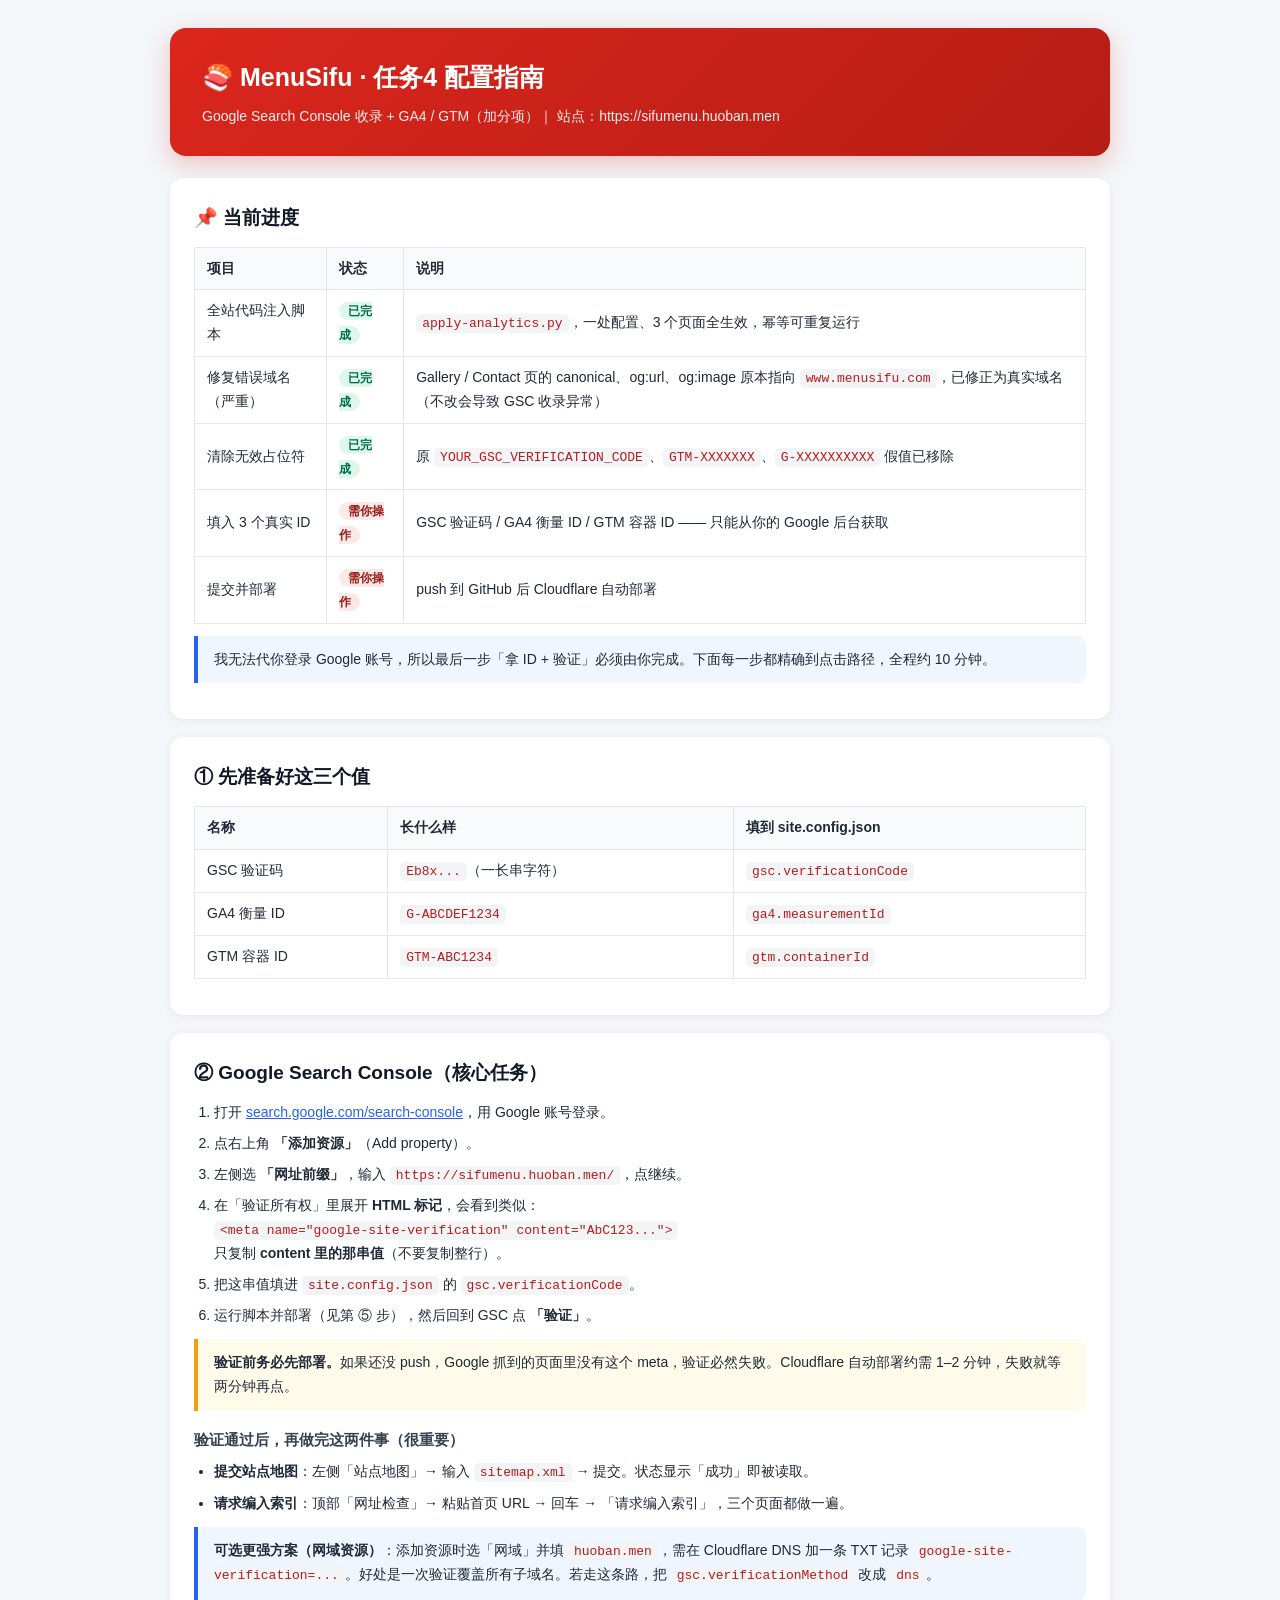
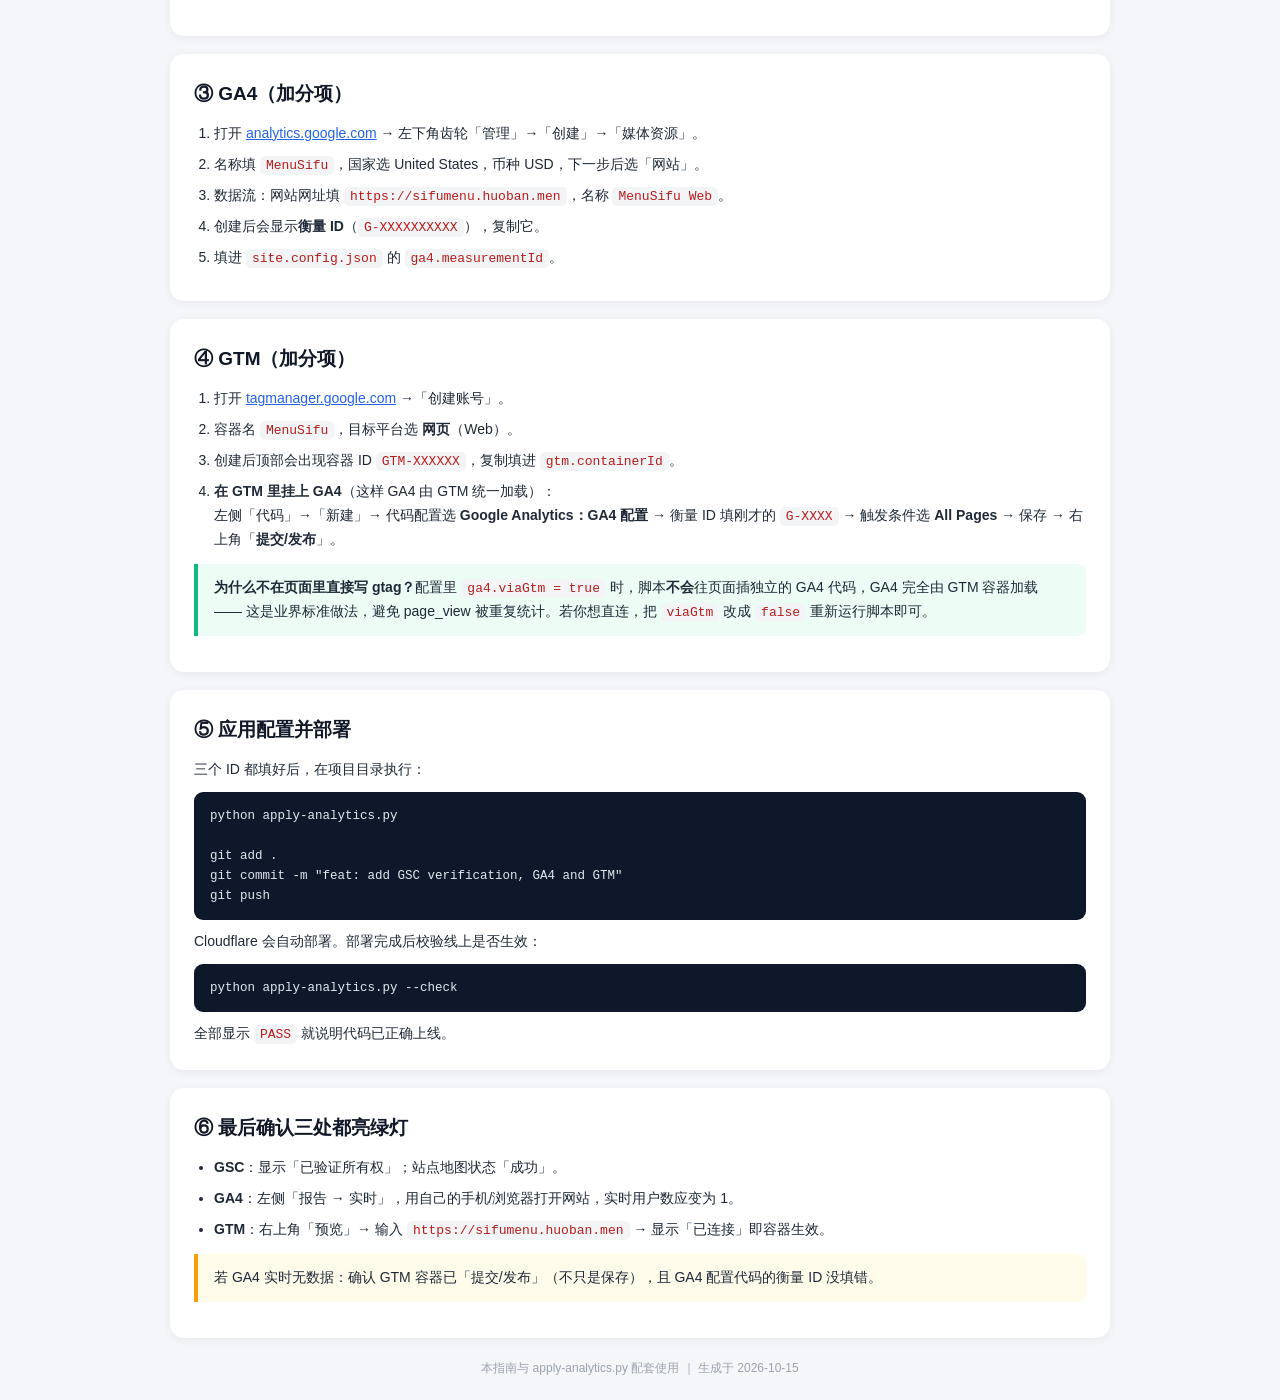
<file: GSC-GA4-GTM-配置指南.html>
<!DOCTYPE html>
<html lang="zh-CN">
<head>
<meta charset="UTF-8">
<meta name="viewport" content="width=device-width, initial-scale=1.0">
<title>MenuSifu · GSC / GA4 / GTM 配置指南</title>
<style>
  *{margin:0;padding:0;box-sizing:border-box}
  body{font-family:-apple-system,"Segoe UI","PingFang SC","Microsoft YaHei",sans-serif;
       background:#f4f6f9;color:#1f2937;line-height:1.7;padding:28px}
  .wrap{max-width:940px;margin:0 auto}
  header{background:linear-gradient(135deg,#DB261D,#b51d15);color:#fff;border-radius:16px;
         padding:28px 32px;margin-bottom:22px;box-shadow:0 8px 24px rgba(219,38,29,.25)}
  header h1{font-size:25px;margin-bottom:6px}
  header p{opacity:.93;font-size:14px}
  .card{background:#fff;border-radius:14px;padding:24px;margin-bottom:18px;
        box-shadow:0 2px 10px rgba(0,0,0,.06)}
  h2{font-size:19px;margin-bottom:12px;color:#111827;display:flex;align-items:center;gap:8px}
  h3{font-size:15px;margin:16px 0 8px;color:#374151}
  p,li{font-size:14px}
  ol,ul{margin-left:20px}
  li{margin:7px 0}
  code{background:#f3f4f6;padding:2px 6px;border-radius:5px;font-size:13px;
       font-family:ui-monospace,Consolas,monospace;color:#b91c1c}
  pre{background:#0f172a;color:#e2e8f0;border-radius:9px;padding:14px 16px;
      font-family:ui-monospace,Consolas,monospace;font-size:12.5px;overflow:auto;margin:10px 0;line-height:1.6}
  .box{background:#eff6ff;border-left:4px solid #2563eb;border-radius:0 8px 8px 0;
       padding:12px 16px;margin:12px 0;font-size:14px}
  .warn{background:#fffbeb;border-left:4px solid #f59e0b;border-radius:0 8px 8px 0;
        padding:12px 16px;margin:12px 0;font-size:14px}
  .ok{background:#ecfdf5;border-left:4px solid #10b981;border-radius:0 8px 8px 0;
      padding:12px 16px;margin:12px 0;font-size:14px}
  table{width:100%;border-collapse:collapse;margin:12px 0;font-size:14px}
  th,td{border:1px solid #e5e7eb;padding:9px 12px;text-align:left}
  th{background:#f9fafb;font-weight:600}
  .st{font-weight:700;padding:2px 9px;border-radius:20px;font-size:12px}
  .done{background:#def7ec;color:#046c4e}
  .todo{background:#fde8e8;color:#9b1c1c}
  a{color:#2563eb}
  footer{text-align:center;color:#9ca3af;font-size:12px;margin-top:20px}
</style>
</head>
<body>
<div class="wrap">
<header>
  <h1>🍣 MenuSifu · 任务4 配置指南</h1>
  <p>Google Search Console 收录 + GA4 / GTM（加分项）｜ 站点：https://sifumenu.huoban.men</p>
</header>

<div class="card">
  <h2>📌 当前进度</h2>
  <table>
    <tr><th>项目</th><th>状态</th><th>说明</th></tr>
    <tr><td>全站代码注入脚本</td><td><span class="st done">已完成</span></td><td><code>apply-analytics.py</code>，一处配置、3 个页面全生效，幂等可重复运行</td></tr>
    <tr><td>修复错误域名（严重）</td><td><span class="st done">已完成</span></td><td>Gallery / Contact 页的 canonical、og:url、og:image 原本指向 <code>www.menusifu.com</code>，已修正为真实域名（不改会导致 GSC 收录异常）</td></tr>
    <tr><td>清除无效占位符</td><td><span class="st done">已完成</span></td><td>原 <code>YOUR_GSC_VERIFICATION_CODE</code>、<code>GTM-XXXXXXX</code>、<code>G-XXXXXXXXXX</code> 假值已移除</td></tr>
    <tr><td>填入 3 个真实 ID</td><td><span class="st todo">需你操作</span></td><td>GSC 验证码 / GA4 衡量 ID / GTM 容器 ID —— 只能从你的 Google 后台获取</td></tr>
    <tr><td>提交并部署</td><td><span class="st todo">需你操作</span></td><td>push 到 GitHub 后 Cloudflare 自动部署</td></tr>
  </table>
  <div class="box">我无法代你登录 Google 账号，所以最后一步「拿 ID + 验证」必须由你完成。下面每一步都精确到点击路径，全程约 10 分钟。</div>
</div>

<div class="card">
  <h2>① 先准备好这三个值</h2>
  <table>
    <tr><th>名称</th><th>长什么样</th><th>填到 site.config.json</th></tr>
    <tr><td>GSC 验证码</td><td><code>Eb8x...</code>（一长串字符）</td><td><code>gsc.verificationCode</code></td></tr>
    <tr><td>GA4 衡量 ID</td><td><code>G-ABCDEF1234</code></td><td><code>ga4.measurementId</code></td></tr>
    <tr><td>GTM 容器 ID</td><td><code>GTM-ABC1234</code></td><td><code>gtm.containerId</code></td></tr>
  </table>
</div>

<div class="card">
  <h2>② Google Search Console（核心任务）</h2>
  <ol>
    <li>打开 <a href="https://search.google.com/search-console">search.google.com/search-console</a>，用 Google 账号登录。</li>
    <li>点右上角 <b>「添加资源」</b>（Add property）。</li>
    <li>左侧选 <b>「网址前缀」</b>，输入 <code>https://sifumenu.huoban.men/</code>，点继续。</li>
    <li>在「验证所有权」里展开 <b>HTML 标记</b>，会看到类似：<br>
      <code>&lt;meta name="google-site-verification" content="AbC123..."&gt;</code><br>
      只复制 <b>content 里的那串值</b>（不要复制整行）。</li>
    <li>把这串值填进 <code>site.config.json</code> 的 <code>gsc.verificationCode</code>。</li>
    <li>运行脚本并部署（见第 ⑤ 步），然后回到 GSC 点 <b>「验证」</b>。</li>
  </ol>
  <div class="warn"><b>验证前务必先部署。</b>如果还没 push，Google 抓到的页面里没有这个 meta，验证必然失败。Cloudflare 自动部署约需 1–2 分钟，失败就等两分钟再点。</div>
  <h3>验证通过后，再做完这两件事（很重要）</h3>
  <ul>
    <li><b>提交站点地图</b>：左侧「站点地图」→ 输入 <code>sitemap.xml</code> → 提交。状态显示「成功」即被读取。</li>
    <li><b>请求编入索引</b>：顶部「网址检查」→ 粘贴首页 URL → 回车 → 「请求编入索引」，三个页面都做一遍。</li>
  </ul>
  <div class="box"><b>可选更强方案（网域资源）</b>：添加资源时选「网域」并填 <code>huoban.men</code>，需在 Cloudflare DNS 加一条 TXT 记录 <code>google-site-verification=...</code>。好处是一次验证覆盖所有子域名。若走这条路，把 <code>gsc.verificationMethod</code> 改成 <code>dns</code>。</div>
</div>

<div class="card">
  <h2>③ GA4（加分项）</h2>
  <ol>
    <li>打开 <a href="https://analytics.google.com/">analytics.google.com</a> → 左下角齿轮「管理」→「创建」→「媒体资源」。</li>
    <li>名称填 <code>MenuSifu</code>，国家选 United States，币种 USD，下一步后选「网站」。</li>
    <li>数据流：网站网址填 <code>https://sifumenu.huoban.men</code>，名称 <code>MenuSifu Web</code>。</li>
    <li>创建后会显示<b>衡量 ID</b>（<code>G-XXXXXXXXXX</code>），复制它。</li>
    <li>填进 <code>site.config.json</code> 的 <code>ga4.measurementId</code>。</li>
  </ol>
</div>

<div class="card">
  <h2>④ GTM（加分项）</h2>
  <ol>
    <li>打开 <a href="https://tagmanager.google.com/">tagmanager.google.com</a> →「创建账号」。</li>
    <li>容器名 <code>MenuSifu</code>，目标平台选 <b>网页</b>（Web）。</li>
    <li>创建后顶部会出现容器 ID <code>GTM-XXXXXX</code>，复制填进 <code>gtm.containerId</code>。</li>
    <li><b>在 GTM 里挂上 GA4</b>（这样 GA4 由 GTM 统一加载）：<br>
      左侧「代码」→「新建」→ 代码配置选 <b>Google Analytics：GA4 配置</b> → 衡量 ID 填刚才的 <code>G-XXXX</code> → 触发条件选 <b>All Pages</b> → 保存 → 右上角「<b>提交/发布</b>」。</li>
  </ol>
  <div class="ok"><b>为什么不在页面里直接写 gtag？</b>配置里 <code>ga4.viaGtm = true</code> 时，脚本<b>不会</b>往页面插独立的 GA4 代码，GA4 完全由 GTM 容器加载 —— 这是业界标准做法，避免 page_view 被重复统计。若你想直连，把 <code>viaGtm</code> 改成 <code>false</code> 重新运行脚本即可。</div>
</div>

<div class="card">
  <h2>⑤ 应用配置并部署</h2>
  <p>三个 ID 都填好后，在项目目录执行：</p>
  <pre>python apply-analytics.py

git add .
git commit -m "feat: add GSC verification, GA4 and GTM"
git push</pre>
  <p>Cloudflare 会自动部署。部署完成后校验线上是否生效：</p>
  <pre>python apply-analytics.py --check</pre>
  <p>全部显示 <code>PASS</code> 就说明代码已正确上线。</p>
</div>

<div class="card">
  <h2>⑥ 最后确认三处都亮绿灯</h2>
  <ul>
    <li><b>GSC</b>：显示「已验证所有权」；站点地图状态「成功」。</li>
    <li><b>GA4</b>：左侧「报告 → 实时」，用自己的手机/浏览器打开网站，实时用户数应变为 1。</li>
    <li><b>GTM</b>：右上角「预览」→ 输入 <code>https://sifumenu.huoban.men</code> → 显示「已连接」即容器生效。</li>
  </ul>
  <div class="warn">若 GA4 实时无数据：确认 GTM 容器已「提交/发布」（不只是保存），且 GA4 配置代码的衡量 ID 没填错。</div>
</div>

<footer>本指南与 apply-analytics.py 配套使用 ｜ 生成于 2026-10-15</footer>
</div>
</body>
</html>
</file>
<file: home-w.css>
* {
        margin: 0;
        padding: 0;
    }

    /* 网站底层背景色 */
    body {
        background-color: #E8E7DB;
    }

    /* ============================================================
       三端文字大小统一设置（改这里即可全站生效）
       电脑端：> 1440px   |   iPad 端：<= 1440px   |   手机端：<= 768px
       ------------------------------------------------------------
       --font-nav      导航菜单链接
       --font-title    各板块大标题（About/Gallery/Choose/Review/Contact）
       --font-text     正文文字（About/Choose/Review/Contact 信息）
       --font-hero-h1  首屏主标题
       --font-hero-h2  首屏副标题
       --font-button   按钮文字
       ============================================================ */
    :root {
        --font-nav: 36px;
        --font-title: 54px;
        --font-text: 36px;
        --font-hero-h1: 120px;
        --font-hero-h2: 54px;
        --font-button: 36px;
    }

    /* iPad 端 */
    @media (max-width: 1440px) {
        :root {
            --font-nav: 28px;
            --font-title: 54px;
            --font-text: 36px;
            --font-hero-h1: 96px;
            --font-hero-h2: 58px;
            --font-button: 30px;
        }
    }

    /* 手机端 */
    @media (max-width: 768px) {
        :root {
            --font-nav: 24px;
            --font-title: 36px;
            --font-text: 20px;
            --font-hero-h1: 96px;
            --font-hero-h2: 36px;
            --font-button: 30px;
        }
    }

    .container {
        width: 100%;
        margin: 0 auto;
        background-color: rgb(0, 0, 0);
    }

    .head-top {
        display: flex;
        justify-content: space-between;
        align-items: center;
        background-color: #1F3F1D;
        max-height: 120px;
        padding: 10px 40px 10px 40px;
    }

    .head-top img {
        display: block;
        width: auto;
        max-height: 110px;
    }

    /* 桌面端不显示汉堡按钮 */
    .nav-toggle {
        display: none;
        background: none;
        border: none;
        color: #fff;
        font-size: 40px;
        line-height: 1;
        cursor: pointer;
    }

    .menu1 {
        flex: 1;
        margin-left: 20px;
    }

    .menu1 ul {
        margin: 0;
        padding: 0;
        display: flex;
        justify-content: flex-end;
        align-items: center;
        gap: 40px;
        list-style: none;
    }

    .menu1 ul li {
        display: flex;
        justify-content: space-between;
        align-items: center;
        gap: 60px;
        list-style: none;
        font-family: 'Franklin Gothic Medium', 'Arial Narrow', Arial, sans-serif;
        font-size: 24px;
    }

    .menu1 ul li a {
        text-decoration: none;
        color: #fff;
        font-size: var(--font-nav);
        white-space: nowrap;
        font-family: 'Franklin Gothic Medium', 'Arial Narrow', Arial, sans-serif;
    }

    .main {
        background-color: #ffffff;
        text-align: center;
        padding: 400px 0;
        line-height: 120px;
        background-image: linear-gradient(rgba(255, 255, 255, 0.5), rgba(255, 255, 255, 0.5)), url(./9.jpg);
        background-size: cover;
        background-position: center;
    }

    .main h1 {
        color: #1F3F1D;
        font-size: var(--font-hero-h1);
        font-family: 'Franklin Gothic Medium', 'Arial Narrow', Arial, sans-serif;
    }

    .main h2 {
        color: #1F3F1D;
        font-size: var(--font-hero-h2);
        font-family: 'Franklin Gothic Medium', 'Arial Narrow', Arial, sans-serif;
        font-weight: normal;
    }
    .info h4 {
        color: #1F3F1D;
        font-size: var(--font-text);
        font-family: 'Franklin Gothic Medium', 'Arial Narrow', Arial, sans-serif;
        font-weight: normal;
    }
    .info p {
        color: #1F3F1D;
        font-size: var(--font-text);
        font-family: 'Franklin Gothic Medium', 'Arial Narrow', Arial, sans-serif;
        font-weight: normal;
    }

    .button button {
        background-color: #1F3F1D;
        color: #fff;
        border: none;
        padding: 15px 40px;
        font-size: var(--font-button);
        cursor: pointer;
        border-radius: 5px;
    }

    .main {
        display: block;
        margin: 0 auto;
        background-color: #fff;
        padding: 150px 0;
    }

    .about {
        display: block;
        margin: 40px auto 0;   /* 与上方 Hero 板块保持 40px 间距 */
        background-color: #1F3F1D;
        padding: 20px 0;
        width: 80%;
        border-radius: 25px;
    }
    .about h2 {
        color: #ffffff;
        font-size: var(--font-title);
        font-family: 'Franklin Gothic Medium', 'Arial Narrow', Arial, sans-serif;
        font-weight: normal;
        text-align: center;
    }
    .about1 p {
        width: 80%;
        margin: 0 auto;
        color: #ffffff;
        font-size: var(--font-text);
        line-height: 50px;
        font-family: 'Franklin Gothic Medium', 'Arial Narrow', Arial, sans-serif;
        font-weight: normal;
        text-align: center;
    }

    h2 {
        color: #000000;
        font-size: var(--font-title);
        font-family: 'Franklin Gothic Medium', 'Arial Narrow', Arial, sans-serif;
        font-weight: normal;
        text-align: center;
    }

    .about1 {
        display: flex;
        justify-content: center;
        margin: 50px auto;
    }

    .gallery {
        display: block;
        margin: 40px auto 0;
        background-color: transparent;   /* 透出底层米色背景 */
        width: 80%;
        overflow: hidden;
        padding: 20px 20px;
    }
    .gallery img{
        border-radius: 20px;
    }

    .gallery1 {
        display: flex;
        gap: 10px;
        align-items: stretch;
        padding: 0;
        margin: 40px auto 0;   /* 与上方内容保持 40px 间距 */
        width: 100%;
        background-color: transparent;   /* 透出底层米色背景 */
        box-sizing: border-box;
    }

    .gallery11 {
        flex: 0 0 66%;
        width: auto;
        margin-right: 0;
    }
    .gallery11 img{
        display: block;
        width: 100%;
        height: 100%;
        object-fit: cover;
    }

    .gallery12 {
        flex: 1;
        min-width: 0;
        display: flex;
        flex-direction: column;
        gap: 10px;
    }
    .gallery12 img{
        display: block;
        width: 100%;
        flex: 1;
        min-height: 0;
        object-fit: cover;
    }
    .gallery2{
        display: flex;
        gap: 10px;
        align-items: stretch;
        margin: 10px auto 0;
        width: 100%;
        background-color: transparent;   /* 透出底层米色背景 */
        box-sizing: border-box;
    }
    .gallery2 img{
        display: block;
        flex: 1;
        min-width: 0;
        aspect-ratio: 4 / 3;   /* 统一下排三张图高度，底边对齐 */
        object-fit: cover;
        border-radius: 20px;
    }
    /* 下排前两张合计 = 上排左图宽度（66%），第三张 = 上排右列宽度 */
    .gallery2 img:nth-child(1),
    .gallery2 img:nth-child(2) {
        flex: 0 0 calc((66% - 10px) / 2);
    }
    .gallery2 img:nth-child(3) {
        flex: 1;
    }

    .choose{
        display: flex;
        margin: 0 auto;
        background-color: rgb(255, 255, 255);
        box-sizing: border-box;
        text-align: center;
        gap: 50px;
        width: 80%;             /* 与 Gallery 图片板块同宽 */
        background-color: rgb(255, 255, 255);
    }
    /* 内层 .choose 嵌套在外层内，取消二次缩窄，保证与图片区对齐 */
    .choose .choose{
        width: 100%;
    }
    .choose h3{
        text-align: center;
        font-size: var(--font-title);
        font-family: 'Franklin Gothic Medium', 'Arial Narrow', Arial, sans-serif;
        font-weight: normal;
        color: #000000;
    }
    .choose p{
        font-size: var(--font-text);
        font-family: 'Franklin Gothic Medium', 'Arial Narrow', Arial, sans-serif;
        font-weight: normal;
        color: #000000;
    }
    .chooseitem{
        display: flex;
        justify-content: center;
        align-items: center;
        flex-direction: column;
        margin-bottom: 200px;
    }
    .review{
        display: block;
        margin: 40px auto 0;   /* 与上方 Choose 板块保持 40px 间距 */
        background-color: #1F3F1D;
        padding: 0 20px 20px 20px;
        width: 80%;             /* 与 Gallery 图片板块同宽 */
        box-sizing: border-box;
        border-radius: 20px;
    }
    .review1{
        display: flex;
        gap: 30px;
        align-items: stretch;
    }
    .review h3{
        padding: 50px 0 50px 0;
        text-align: center;
        font-size: var(--font-title);
        font-family: 'Franklin Gothic Medium', 'Arial Narrow', Arial, sans-serif;
        font-weight: normal;
        color: #ffffff;
    }
    .review-item {
        flex: 1;
        box-sizing: border-box;
        text-align: center;
        background-color: #ffffff;      /* 常规：白底 */
        border: 1px solid #e0e0e0;      /* 白底时保留卡片轮廓 */
        border-radius: 20px;
        padding: 40px;
        box-shadow: 0 0 10px rgba(0, 0, 0, 0.15);
        transition: background-color .3s ease, box-shadow .3s ease;
    }
    .review-item:hover{
        background-color: #1F3F1D;      /* 悬停：黑底 */
        border-color: #ffffff;
        box-shadow: 0 0 18px rgba(0, 0, 0, 0.45);
    }
    .review p{
        font-size: var(--font-text);
        font-family: 'Franklin Gothic Medium', 'Arial Narrow', Arial, sans-serif;
        font-weight: normal;
        color: #1F3F1D;                 /* 常规：黑字 */
        transition: color .3s ease;
    }
    .review-item:hover p{
        color: #ffffff;                 /* 悬停：白字 */
    }
    /* .review p:hover{
        font-size: 36px;
        font-family: 'Franklin Gothic Medium', 'Arial Narrow', Arial, sans-serif;
        font-weight: normal;
        color: #080808;
    } */

    /* ============ Contact Us 板块：宽度/字号/配色与上方板块保持一致 ============ */
    .bottom{
        display: block;
        margin: 40px auto 0;      /* 与上方 Google Review 板块保持 40px 间距 */
        /* 板块通栏占满屏幕宽度，靠左右内边距把内容收回，与上方 80% 板块对齐 */
        width: 100%;
        padding: 20px calc(10% + 20px) 40px;
        box-sizing: border-box;
        /* 背景图 + 70% 白色半透明遮罩，整块通栏铺满 */
        background-color: #ffffff;
        background-image: linear-gradient(rgba(255, 255, 255, 0.7), rgba(255, 255, 255, 0.7)), url(./images/9.jpg);
        background-size: cover;
        background-position: center;
        background-repeat: no-repeat;
    }
    .bottom h3{
        padding: 50px 0 50px 0;
        text-align: center;
        font-size: 72px;   /* 与其他板块 h3 一致 */
        font-family: 'Franklin Gothic Medium', 'Arial Narrow', Arial, sans-serif;
        font-weight: normal;
        color: #1F3F1D;
    }
    .bottom > div{
        display: flex;
        flex-direction: column;   /* 信息与地图上下排列 */
        align-items: center;
        gap: 30px;
    }
    .bottom .info{
        flex: none;
        width: 100%;
        line-height: 1.5;
        text-align: center;
    }
    .bottom .info h4{
        font-size: 54px;  
        font-family: 'Franklin Gothic Medium', 'Arial Narrow', Arial, sans-serif;
        font-weight: normal;
        color: #1F3F1D;
        text-decoration: none;
    }

    .bottom .info p,
    .bottom .info a{
        font-size: 36px;  
        font-family: 'Franklin Gothic Medium', 'Arial Narrow', Arial, sans-serif;
        font-weight: normal;
        color: #1F3F1D;
        text-decoration: none;
    }
    .bottom .info a:hover{
        text-decoration: underline;
    }
    .bottom > div > img{
        flex: none;
        display: block;
        width: 100%;
        max-width: 100%;
        object-fit: cover;
        border-radius: 20px;
    }

    /* ============ iPad / 平板端：Logo 与 Menu 分层显示 ============ */
    @media (max-width: 1440px) {
        .head-top {
            position: relative;
            flex-direction: column;
            justify-content: center;
            align-items: center;
            gap: 16px;
            max-height: none;
            padding: 16px 24px;
        }

        .head-top img {
            max-height: 90px;
        }

        .menu1 {
            flex: none;
            width: 100%;
            margin-left: 0;
        }

        .menu1 ul {
            justify-content: center;
            flex-wrap: wrap;
            gap: 30px;
        }

        .menu1 ul li {
            justify-content: center;
        }

        /* Google Review 平板端单栏显示 */
        .review1 {
            flex-direction: column;
        }

        .review-item {
            flex: none;
            width: 100%;
        }

        /* Contact Us 平板端：信息与地图上下堆叠 */
        .bottom > div {
            flex-direction: column;
        }

        .bottom > div > img {
            max-width: 100%;
        }
    }

    /* ============ 手机端：Menu 收进汉堡按钮 ============ */
    @media (max-width: 768px) {
        .head-top {
            flex-direction: row;
            justify-content: space-between;
            align-items: center;
            padding: 12px 20px;
        }

        .head-top img {
            max-height: 70px;
        }

        .nav-toggle {
            display: block;
        }

        .menu1 {
            display: none;
            position: absolute;
            top: 100%;
            left: 0;
            width: 100%;
            background-color: #1F3F1D;
            padding: 12px 0 20px;
            z-index: 999;
        }

        .menu1.show {
            display: block;
        }

        .menu1 ul {
            flex-direction: column;
            align-items: center;
            gap: 0;
        }

        .menu1 ul li {
            flex-direction: column;
            width: 100%;
        }

        .menu1 ul li a {
            display: block;
            width: 100%;
            padding: 14px 0;
            text-align: center;
        }

        /* Gallery 手机端单栏显示 */
        .gallery {
            width: 90%;
            padding: 60px 0;
        }

        .gallery1 {
            flex-direction: column;
            padding: 0;
            gap: 10px;
        }

        .gallery11 {
            flex: none;
            width: 100%;
            margin-right: 0;
        }

        .gallery12 {
            width: 100%;
        }

        .gallery12 .gi {
            flex: none;
        }

        .gallery12 .gi img {
            height: auto;   /* 手机端恢复图片原始比例 */
        }

        .gallery2 {
            display: flex;
            flex-direction: column;
            width: 100%;
            gap: 10px;
            margin-top: 10px;
        }

        .gallery2 img,
        .gallery2 img:nth-child(1),
        .gallery2 img:nth-child(2),
        .gallery2 img:nth-child(3) {
            width: 100%;
            flex: none;
            aspect-ratio: auto;   /* 手机端恢复图片原始比例 */
        }

        /* Choose / Review 跟随 Gallery 的宽度；Contact 仍为通栏背景，靠内边距收内容 */
        .choose,
        .review {
            width: 90%;
        }

        .bottom {
            width: 100%;
            padding: 30px calc(5% + 20px);
        }

        /* Google Review 手机端单栏显示 */
        .review1 {
            flex-direction: column;
            gap: 20px;
        }

        .review-item {
            flex: none;
            width: 100%;
            padding: 24px;
        }
    }

    /* ============================================================
       Gallery 悬停效果：容器大小不变，容器内部的图片放大
       说明：只在此追加新规则，上面原有的 Gallery 排版样式一律未改动。
       .zoom = 尺寸固定的取景框，img 在框内放大、溢出部分被裁掉。
       ============================================================ */
    .gallery11 .zoom,
    .gallery12 .zoom,
    .gallery2 .zoom {
        position: relative;
        overflow: hidden;              /* 框内放大，超出部分裁掉 */
        border-radius: 20px;

    }

    /* .zoom 接管原来图片占据的位置与尺寸 */
    .gallery11 .zoom {
        width: 100%;
        height: 100%;
    }
    .gallery12 .zoom {
        width: 100%;
        flex: 1;
        min-height: 0;
    }
    .gallery2 .zoom {
        flex: 1;
        min-width: 0;
        aspect-ratio: 4 / 3;           /* 与上排对齐的高度比例，保持原排版 */
    }
    .gallery2 .zoom:nth-child(1),
    .gallery2 .zoom:nth-child(2) {
        flex: 0 0 calc((66% - 10px) / 2);
    }
    .gallery2 .zoom:nth-child(3) {
        flex: 1;
    }

    /* 图片铺满取景框 */
    .gallery11 .zoom img,
    .gallery12 .zoom img,
    .gallery2 .zoom img {
        display: block;
        width: 100%;
        height: 100%;
        min-height: 0;
        aspect-ratio: auto;
        object-fit: cover;
        transform: scale(1);
        transition: transform .4s ease;
        will-change: transform;
    }

    /* 鼠标悬停：框不变，框内图片放大 */
    .gallery11 .zoom:hover img,
    .gallery12 .zoom:hover img,
    .gallery2 .zoom:hover img {
        transform: scale(1.15);
    }

    /* 触屏设备没有悬停，关闭效果避免点击后残留 */
    @media (hover: none) {
        .gallery11 .zoom img,
        .gallery12 .zoom img,
        .gallery2 .zoom img {
            transition: none;
        }
        .gallery11 .zoom:hover img,
        .gallery12 .zoom:hover img,
        .gallery2 .zoom:hover img {
            transform: scale(1);
        }
    }

    /* Gallery 手机端：图片单栏，保持原有比例 */
    @media (max-width: 768px) {
        .gallery12 .zoom {
            flex: none;
        }

        .gallery2 .zoom,
        .gallery2 .zoom:nth-child(1),
        .gallery2 .zoom:nth-child(2),
        .gallery2 .zoom:nth-child(3) {
            width: 100%;
            flex: none;
            aspect-ratio: auto;
        }

        .gallery11 .zoom img,
        .gallery12 .zoom img,
        .gallery2 .zoom img {
            height: auto;              /* 手机端按图片原始比例显示 */
        }
    }
    #fish {
            position: fixed;
            top: 0;left: 0;
            width: 90px;
            pointer-events: none;
            z-index: 999999;
            will-change: transform;
        }

    /* ===== 配送小车：从左到右循环行驶 ===== */
    /* 跑道：给小车一个定位参照，百分比是按它的宽度算的 */
    .delivery-track {
        position: relative;
        overflow: hidden;          /* 车开到屏幕外时不出现横向滚动条 */
        height: 180px;
    }

    #car {
        position: absolute;
        top: 50%;
        left: 0;                   /* 起点，后面的动画改的就是这个值 */
        width: 220px;
        transform: translateY(-50%);
        animation: car-drive 9s linear infinite;   /* 循环播放 */
        will-change: left;
    }

    /* 用百分比表示行驶进度：0% 出发 → 100% 跑完全程 */
    @keyframes car-drive {
        0%   { left: -25%; }      /* 进度 0%：车在左边界外，还没进场 */
        100% { left: 100%; }      /* 进度 100%：车完全开出右边界，接着回到 0% 重新开始 */
    }

    @media (max-width: 768px) {
        .delivery-track { height: 120px; }
        #car { width: 140px; }
    }
</file>
<file: common-w.css>
/* ============================================================
       全站共用样式：Reset / 字号变量 / 顶部导航 / 页面头图 / 页脚
       Home-W.html、Gallery-W.html、Contact-Us.html 统一调用
       ============================================================ */
    * {
        margin: 0;
        padding: 0;
    }

    /* 网站底层背景色 */
    body {
        background-color: #E8E7DB;
        font-family: 'Franklin Gothic Medium', 'Arial Narrow', Arial, sans-serif;
    }

    /* ============================================================
       三端文字大小统一设置（改这里即可全站生效）
       电脑端：> 1440px   |   iPad 端：<= 1440px   |   手机端：<= 768px
       ------------------------------------------------------------
       --font-nav      导航菜单链接
       --font-title    各板块大标题
       --font-text     正文文字
       --font-hero-h1  页面头图主标题
       --font-hero-h2  页面头图副标题
       --font-button   按钮文字
       ============================================================ */
    :root {
        --font-nav: 36px;
        --font-title: 54px;
        --font-text: 36px;
        --font-hero-h1: 120px;
        --font-hero-h2: 54px;
        --font-button: 36px;
    }

    /* iPad 端 */
    @media (max-width: 1440px) {
        :root {
            --font-nav: 28px;
            --font-title: 54px;
            --font-text: 36px;
            --font-hero-h1: 96px;
            --font-hero-h2: 72px;
            --font-button: 30px;
        }
    }

    /* 手机端 */
    @media (max-width: 768px) {
        :root {
            --font-nav: 24px;
            --font-title: 36px;
            --font-text: 24px;
            --font-hero-h1: 96px;
            --font-hero-h2: 72px;
            --font-button: 30px;
        }
    }

    /* ============================ 顶部导航 ============================ */
    .head-top {
        display: flex;
        justify-content: space-between;
        align-items: center;
        background-color: #1F3F1D;
        max-height: 120px;
        padding: 10px 40px 10px 40px;
    }

    .head-top img {
        display: block;
        width: auto;
        max-height: 110px;
    }

    /* 桌面端不显示汉堡按钮 */
    .nav-toggle {
        display: none;
        background: none;
        border: none;
        color: #fff;
        font-size: 40px;
        line-height: 1;
        cursor: pointer;
    }

    .menu1 {
        flex: 1;
        margin-left: 20px;
    }

    .menu1 ul {
        margin: 0;
        padding: 0;
        display: flex;
        justify-content: flex-end;
        align-items: center;
        gap: 40px;
        list-style: none;
    }

    .menu1 ul li {
        display: flex;
        justify-content: space-between;
        align-items: center;
        gap: 60px;
        list-style: none;
        font-family: 'Franklin Gothic Medium', 'Arial Narrow', Arial, sans-serif;
        font-size: 24px;
    }

    .menu1 ul li a {
        text-decoration: none;
        color: #fff;
        font-size: var(--font-nav);
        white-space: nowrap;
        font-family: 'Franklin Gothic Medium', 'Arial Narrow', Arial, sans-serif;
    }

    .menu1 ul li a:hover {
        color: #fff;
    }

    /* 当前所在页面高亮 */
    .menu1 ul li a.active {
        color: #fff;
        text-decoration: underline;
        text-underline-offset: 8px;
    }

    /* ============================ 页面头图 ============================ */
    .page-main {
        background-color: #ffffff;
        text-align: center;
        padding: 220px 0;
        line-height: 120px;
        background-image: linear-gradient(rgba(255, 255, 255, 0.5), rgba(255, 255, 255, 0.5)), url(./9.jpg);
        background-size: cover;
        background-position: center;
    }

    .page-main h1 {
        color: #1F3F1D;
        font-size: var(--font-hero-h1);
        font-family: 'Franklin Gothic Medium', 'Arial Narrow', Arial, sans-serif;
    }

    .page-main h2 {
        color: #1F3F1D;
        font-size: var(--font-hero-h2);
        font-family: 'Franklin Gothic Medium', 'Arial Narrow', Arial, sans-serif;
        font-weight: normal;
    }

    /* ============================ 通用按钮 ============================ */
    .button button {
        background-color: #1F3F1D;
        color: #fff;
        border: none;
        padding: 15px 40px;
        font-size: var(--font-button);
        cursor: pointer;
        border-radius: 5px;
    }

    .button button:hover {
        background-color: #DB261D;
    }

    /* ============================ 页脚 Contact Us ============================ */
    .bottom {
        display: block;
        margin: 40px auto 40px;
        padding: 0 20px 20px 20px;
        width: 80%;
        box-sizing: border-box;
    }

    .bottom h3 {
        padding: 50px 0 50px 0;
        text-align: center;
        font-size: 72px;
        font-family: 'Franklin Gothic Medium', 'Arial Narrow', Arial, sans-serif;
        font-weight: normal;
        color: #1F3F1D;
    }

    .bottom > div {
        display: flex;
        flex-direction: column;
        align-items: center;
        gap: 30px;
    }

    .bottom .info {
        flex: none;
        width: 100%;
        line-height: 1.5;
        text-align: center;
    }

    .bottom .info h4 {
        font-size: 54px;
        font-family: 'Franklin Gothic Medium', 'Arial Narrow', Arial, sans-serif;
        font-weight: normal;
        color: #1F3F1D;
        text-decoration: none;
    }

    .bottom .info p,
    .bottom .info a {
        font-size: 36px;
        font-family: 'Franklin Gothic Medium', 'Arial Narrow', Arial, sans-serif;
        font-weight: normal;
        color: #1F3F1D;
        text-decoration: none;
    }

    .bottom .info a:hover {
        text-decoration: underline;
    }

    .bottom > div > img {
        flex: none;
        display: block;
        width: 100%;
        max-width: 100%;
        object-fit: cover;
        border-radius: 20px;
    }

    /* ============================ iPad / 平板端 ============================ */
    @media (max-width: 1440px) {
        .head-top {
            position: relative;
            flex-direction: column;
            justify-content: center;
            align-items: center;
            gap: 16px;
            max-height: none;
            padding: 16px 24px;
        }

        .head-top img {
            max-height: 90px;
        }

        .menu1 {
            flex: none;
            width: 100%;
            margin-left: 0;
        }

        .menu1 ul {
            justify-content: center;
            flex-wrap: wrap;
            gap: 30px;
        }

        .menu1 ul li {
            justify-content: center;
        }

        .bottom > div {
            flex-direction: column;
        }

        .bottom > div > img {
            max-width: 100%;
        }
    }

    /* ============================ 手机端 ============================ */
    @media (max-width: 768px) {
        .head-top {
            flex-direction: row;
            justify-content: space-between;
            align-items: center;
            padding: 12px 20px;
        }

        .head-top img {
            max-height: 70px;
        }

        .nav-toggle {
            display: block;
        }

        .menu1 {
            display: none;
            position: absolute;
            top: 100%;
            left: 0;
            width: 100%;
            background-color: #1F3F1D;
            padding: 12px 0 20px;
            z-index: 999;
        }

        .menu1.show {
            display: block;
        }

        .menu1 ul {
            flex-direction: column;
            align-items: center;
            gap: 0;
        }

        .menu1 ul li {
            flex-direction: column;
            width: 100%;
        }

        .menu1 ul li a {
            display: block;
            width: 100%;
            padding: 14px 0;
            text-align: center;
        }

        .page-main {
            padding: 120px 0;
            line-height: 80px;
        }

        .bottom {
            width: 90%;
        }

        .bottom h3 {
            padding: 40px 0 30px 0;
        }

        .bottom .info h4 {
            font-size: 30px;
        }

        .bottom .info p,
        .bottom .info a {
            font-size: 24px;
        }
    }
</file>
<file: contact-w.css>
/* ============================================================
       Contact Us 页面专用样式
       ============================================================ */

    .contact-bar {
        display: block;
        margin: 40px auto 0;
        background-color: #1F3F1D;
        padding: 20px 0 40px;
        width: 80%;
        border-radius: 25px;
        text-align: center;
    }

    .contact-bar h2 {
        color: #ffffff;
        font-size: var(--font-title);
        font-family: 'Franklin Gothic Medium', 'Arial Narrow', Arial, sans-serif;
        font-weight: normal;
        text-align: center;
    }

    .contact-bar p {
        width: 80%;
        margin: 20px auto 0;
        color: #ffffff;
        font-size: var(--font-text);
        line-height: 1.5;
        font-family: 'Franklin Gothic Medium', 'Arial Narrow', Arial, sans-serif;
        font-weight: normal;
        text-align: center;
    }

    /* ============ 主内容：信息卡 + 表单 ============ */
    .contact-main {
        display: flex;
        gap: 30px;
        align-items: stretch;
        width: 80%;
        margin: 40px auto 0;
        box-sizing: border-box;
    }

    .contact-card {
        flex: 1;
        min-width: 0;
        box-sizing: border-box;
        background-color: #ffffff;
        border-radius: 20px;
        padding: 40px;
        box-shadow: 0 0 10px rgba(0, 0, 0, 0.15);
    }

    .contact-card h3 {
        font-size: var(--font-title);
        font-family: 'Franklin Gothic Medium', 'Arial Narrow', Arial, sans-serif;
        font-weight: normal;
        color: #1F3F1D;
        margin-bottom: 30px;
        text-align: center;
    }

    .contact-card .row {
        margin-bottom: 24px;
    }

    .contact-card h4 {
        font-size: 30px;
        font-family: 'Franklin Gothic Medium', 'Arial Narrow', Arial, sans-serif;
        font-weight: normal;
        color: #DB261D;
        margin-bottom: 8px;
    }

    .contact-card p,
    .contact-card a {
        display: block;
        font-size: var(--font-text);
        line-height: 1.5;
        font-family: 'Franklin Gothic Medium', 'Arial Narrow', Arial, sans-serif;
        color: #1F3F1D;
        text-decoration: none;
        word-break: break-word;
    }

    .contact-card a:hover {
        text-decoration: underline;
    }

    /* 地图卡片：图片与信息等高铺满 */
    .contact-map {
        display: flex;
        flex-direction: column;
    }

    .contact-map a {
        display: block;
        flex: 1;
        min-height: 0;
    }

    .contact-map img {
        display: block;
        width: 100%;
        height: 100%;
        min-height: 260px;
        border-radius: 20px;
        object-fit: cover;
    }

    .contact-map p {
        margin-top: 20px;
        text-align: center;
        font-size: 24px;
        font-family: 'Franklin Gothic Medium', 'Arial Narrow', Arial, sans-serif;
        color: #DB261D;
        line-height: 1.5;
    }

    /* ============ iPad / 平板端 ============ */
    @media (max-width: 1440px) {
        .contact-bar {
            width: 90%;
        }

        .contact-main {
            width: 90%;
            gap: 20px;
        }

        .contact-card {
            padding: 30px;
        }
    }

    /* ============ 手机端：信息与表单上下堆叠 ============ */
    @media (max-width: 768px) {
        .contact-bar {
            width: 90%;
            padding: 20px 0 30px;
        }

        .contact-main {
            flex-direction: column;
            width: 90%;
            gap: 20px;
        }

        .contact-card {
            flex: none;
            width: 100%;
            padding: 24px;
        }

        .contact-card h4 {
            font-size: 24px;
        }

        .contact-map img {
            min-height: 0;
        }

        .contact-map p {
            font-size: 20px;
        }
    }
</file>
